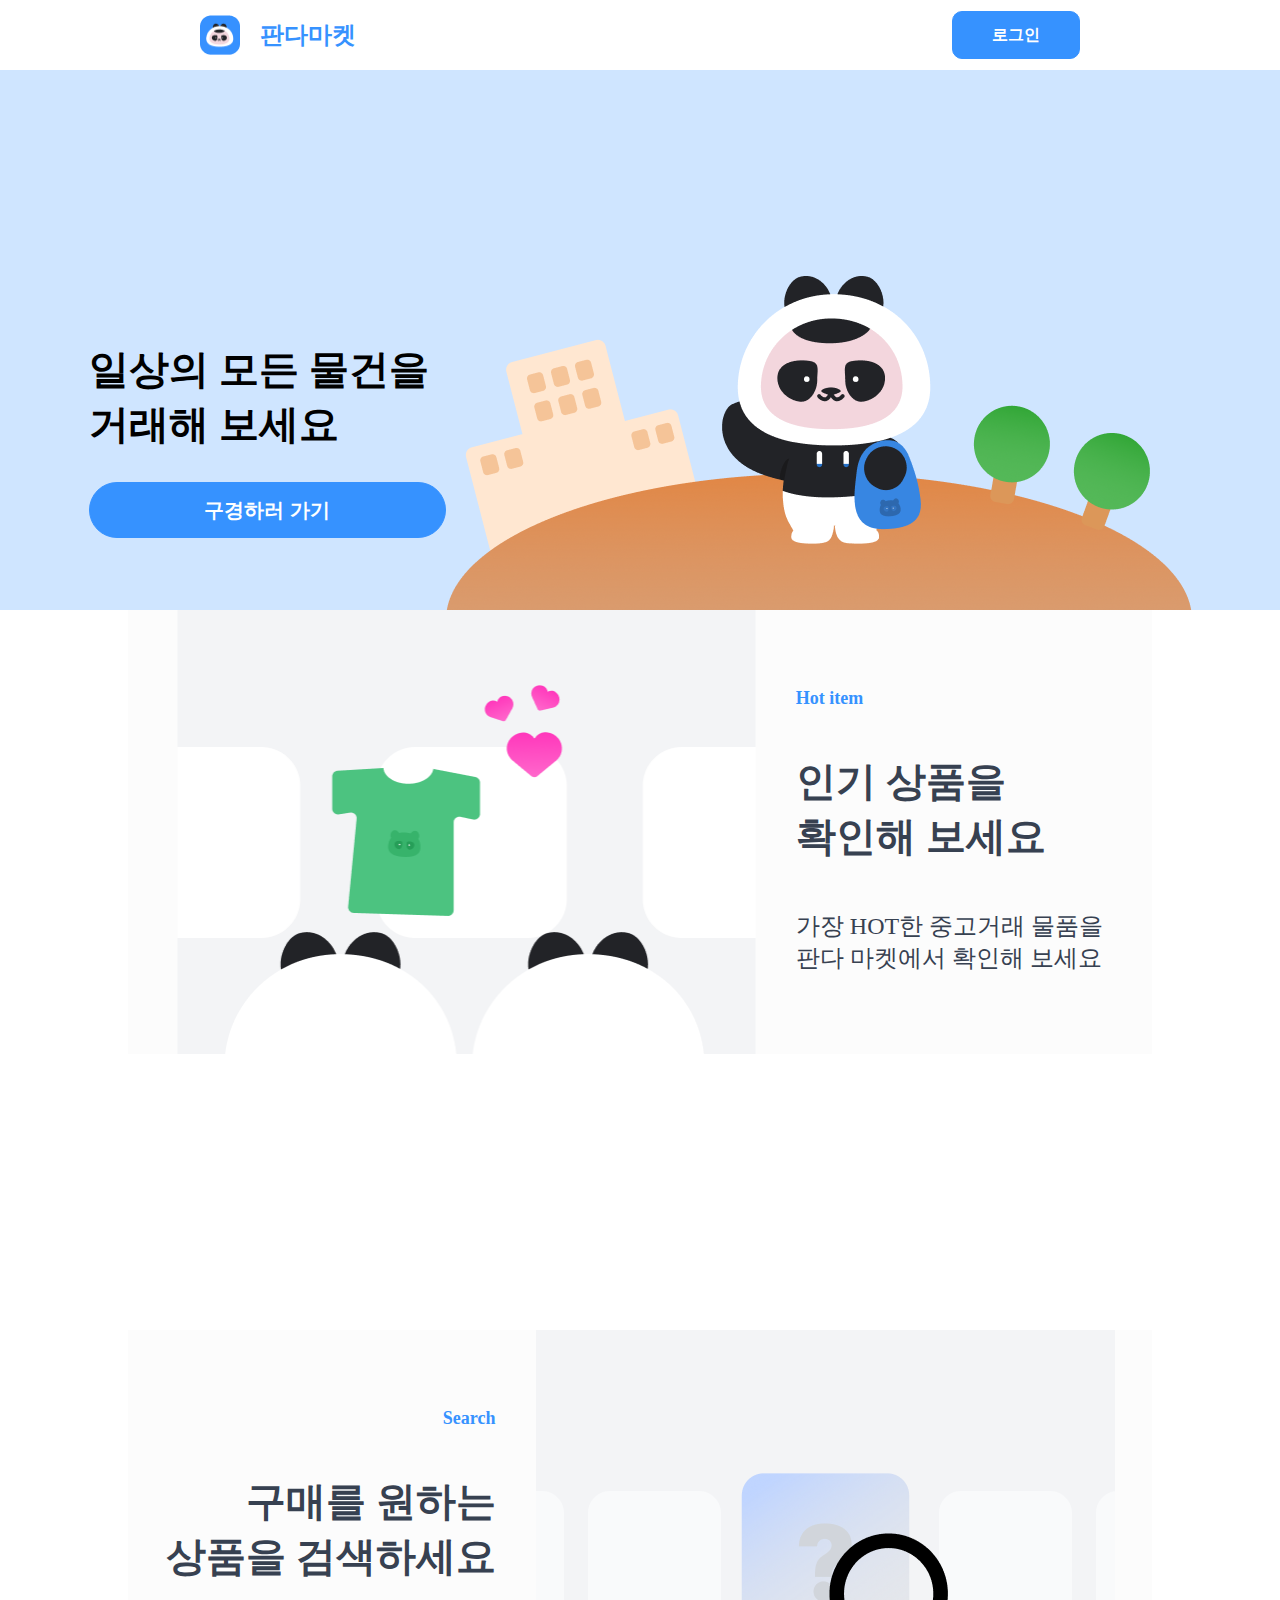
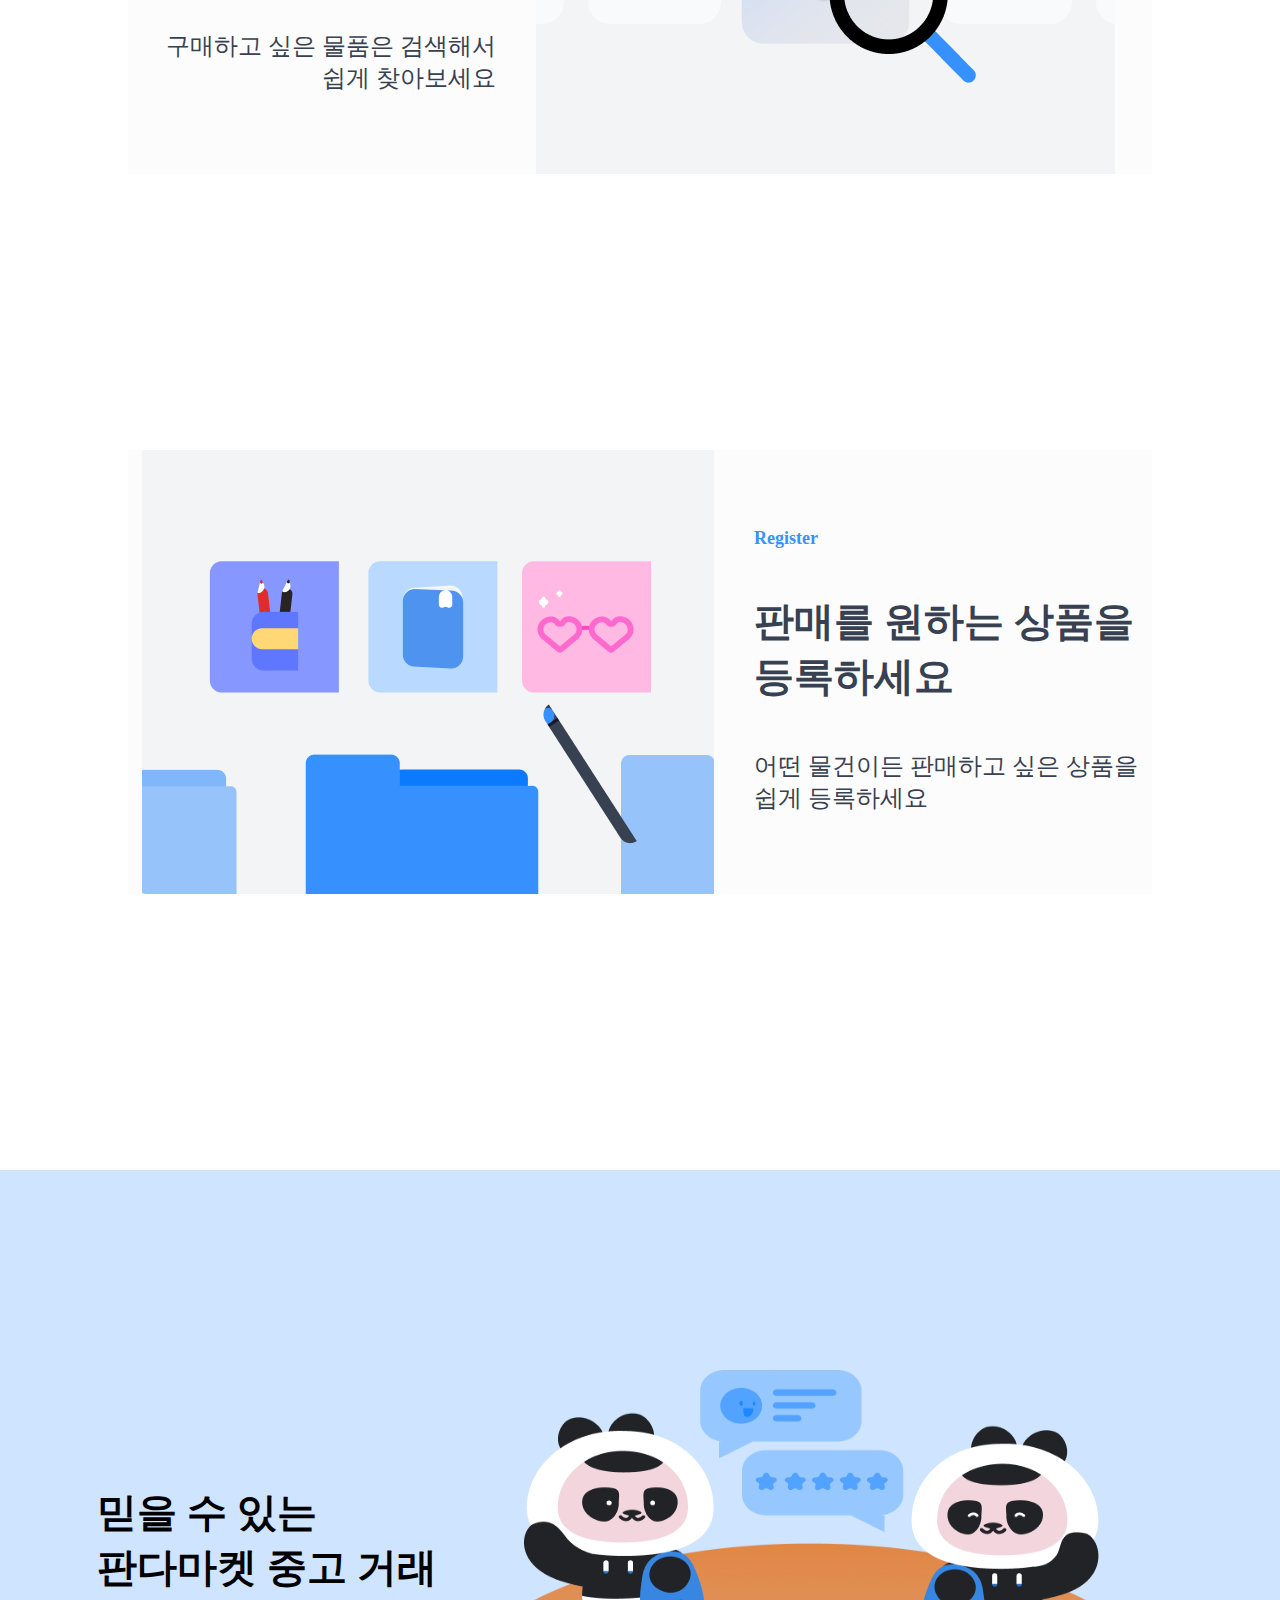
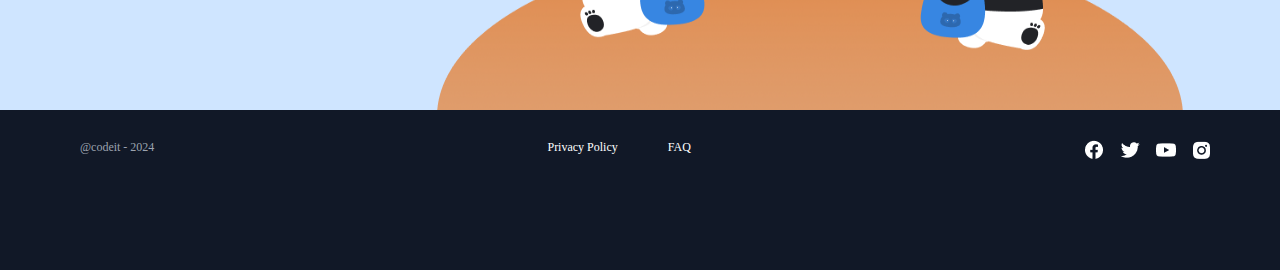
<file: index.html>
<!DOCTYPE html>
<html lang="ko">
<head>
  <meta charset="UTF-8">
  <title>판다 마켓</title>
  <link rel="stylesheet" href="style.css">
</head>
<body>
  <header>
    <div class="head_line">
      <div class="head_box">
        <img class="logo_icon" src="판다 얼굴.png" alt="판다얼굴">
        <a id="pandamarket" href="/">판다마켓</a>
      </div>
      <button class="login" onclick="location.href='/logins'">로그인</button>
    </div>
  </header>
  <main>
    <div class="banner_background">
      <div class="banner">
        <div class="in_banner">
          <div class="banner_left">
            <span class="banner_text">
              일상의 모든 물건을<br>
              거래해 보세요
            </span>
            <button class="move_page" onclick="location.href='/items'">구경하러 가기</button>
          </div>
          <img class="banner_img" src="Img_home_top.png" alt="상단배너">
        </div>
      </div>
    </div>
    <div class="main_page">
      <div class="page">
        <img class="page_image" src="Frame 2608833.png" alt="이미지1">
        <div class="page_text">
          <h3>
            Hot item
          </h3>
          <h1>
            인기 상품을<br>
            확인해 보세요
          </h1>
          <h2>
            가장 HOT한 중고거래 물품을<br>
            판다 마켓에서 확인해 보세요
          </h2>
        </div>
      </div>
    </div>
    <div class="main_page">
      <div class="page">
        <div class="page_text" id="search">
          <h3>
            Search
          </h3>
          <h1>
            구매를 원하는<br>
            상품을 검색하세요
          </h1>
          <h2>
            구매하고 싶은 물품은 검색해서<br>
            쉽게 찾아보세요
          </h2>
        </div>
        <img class="page_image" src="Img_home_02.png" alt="이미지2">
      </div>
    </div>
    <div class="main_page">
      <div class="page">
        <img class="page_image" src="Img_home_03.png" alt="이미지3">
        <div class="page_text">
          <h3>
            Register
          </h3>
          <h1>
            판매를 원하는 상품을<br>
            등록하세요
          </h1>
          <h2>
            어떤 물건이든 판매하고 싶은 상품을<br>
            쉽게 등록하세요
          </h2>
        </div>
      </div>
    </div>
    <div class="banner_background">
      <div class="banner">
        <div class="in_banner">
          <span class="banner_text">
            믿을 수 있는<br>
            판다마켓 중고 거래
          </span>
          <img class="banner_img" src="Img_home_bottom.png" alt="하단배너">
      </div>
      </div>
    </div>
  </main>
  <footer>
    <div class="foot_text">
      <div class="foot_info">
        <span class="foot_word">@codeit - 2024</span>
        <div class="foot_info_link">
          <a class="foot_word_link" href="/Privacy">Privacy Policy</a>
          <a class="foot_word_link" href="/FAQ">FAQ</a>
        </div>
        <div class="icon_img">
          <a href="https://www.facebook.com" target="_blank">
            <img class="icon" src="ic_facebook.png" alt="페이스북">
          </a>
          <a href="https://www.x.com" target="_blank">
            <img class="icon" src="ic_twitter.png" alt="x">
          </a>
          <a href="https://www.youtube.com" target="_blank">
            <img class="icon" src="ic_youtube.png" alt="유튜브">
          </a>
          <a href="https://www.instagram.com" target="_blank">
            <img class="icon" src="ic_instagram.png" alt="인스타그램">
          </a>
        </div>
      </div>
    </div>
  </footer>
</body>
</html>
</file>
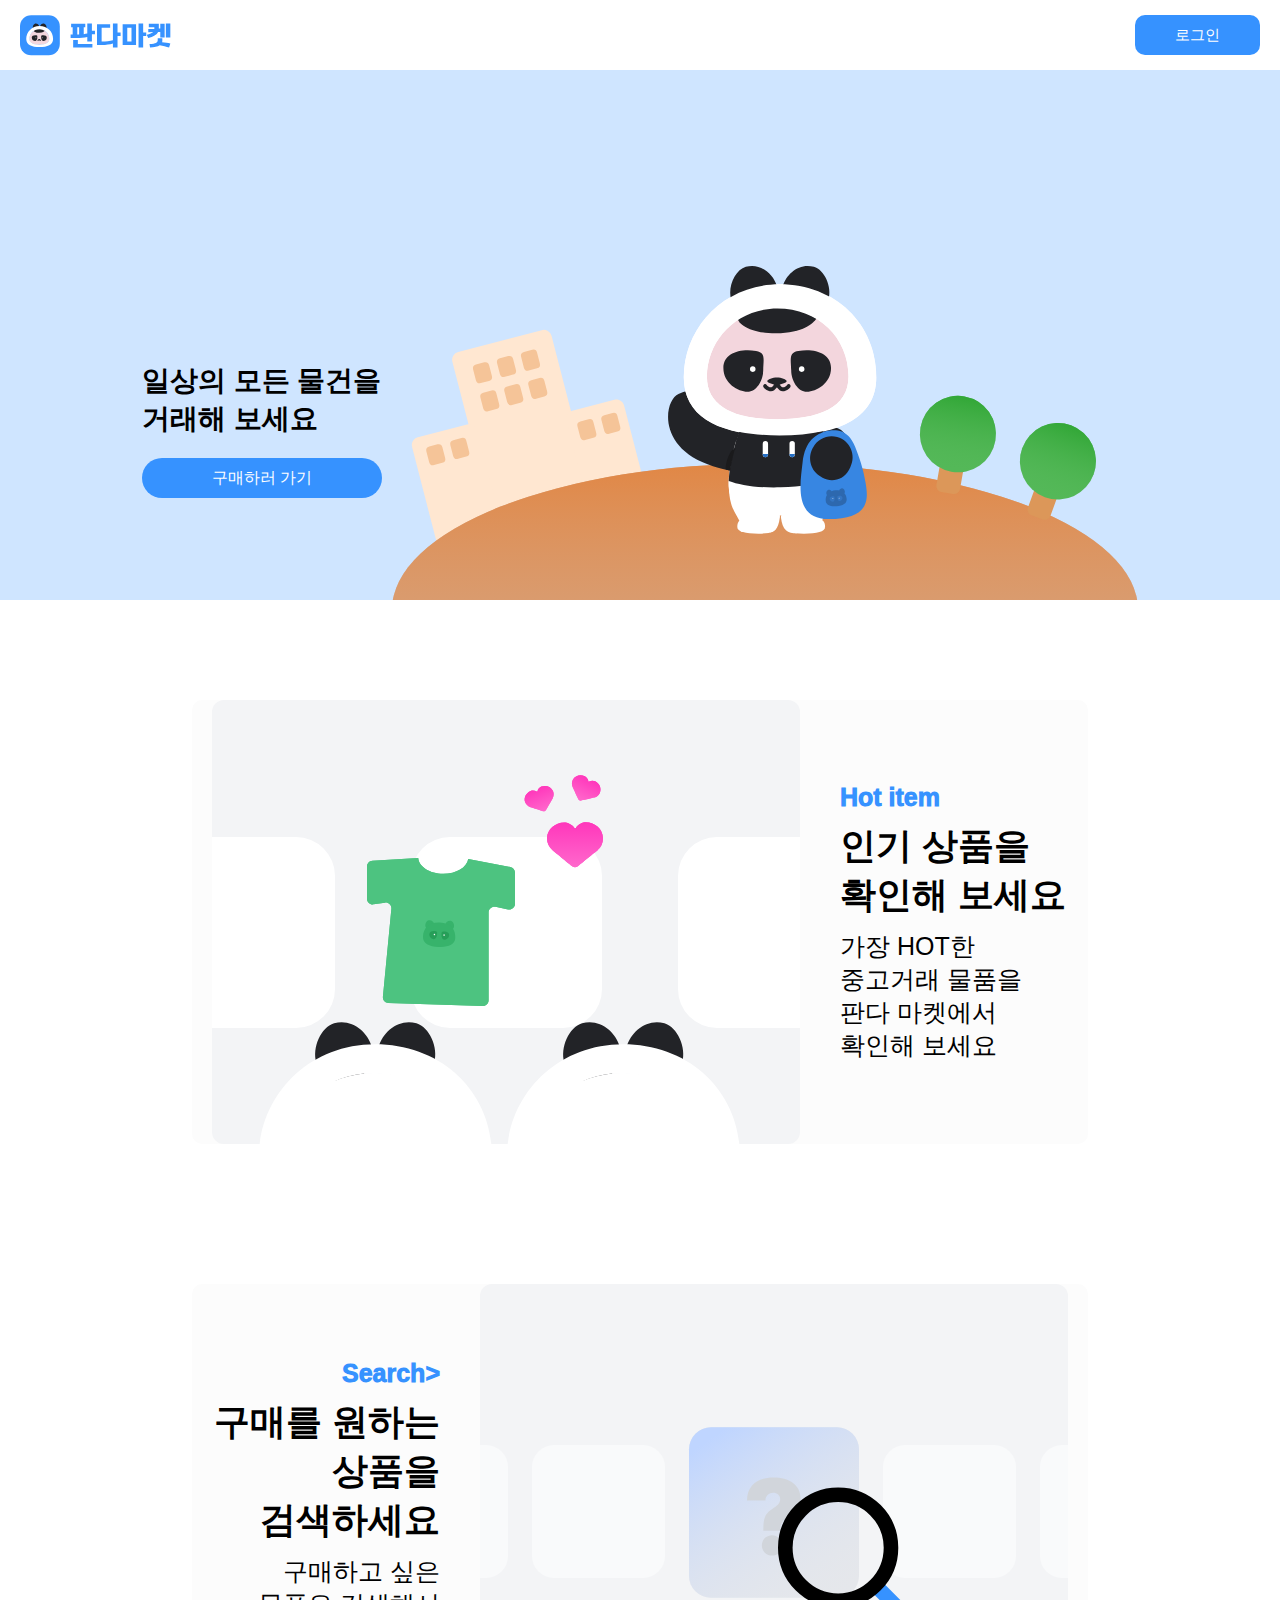
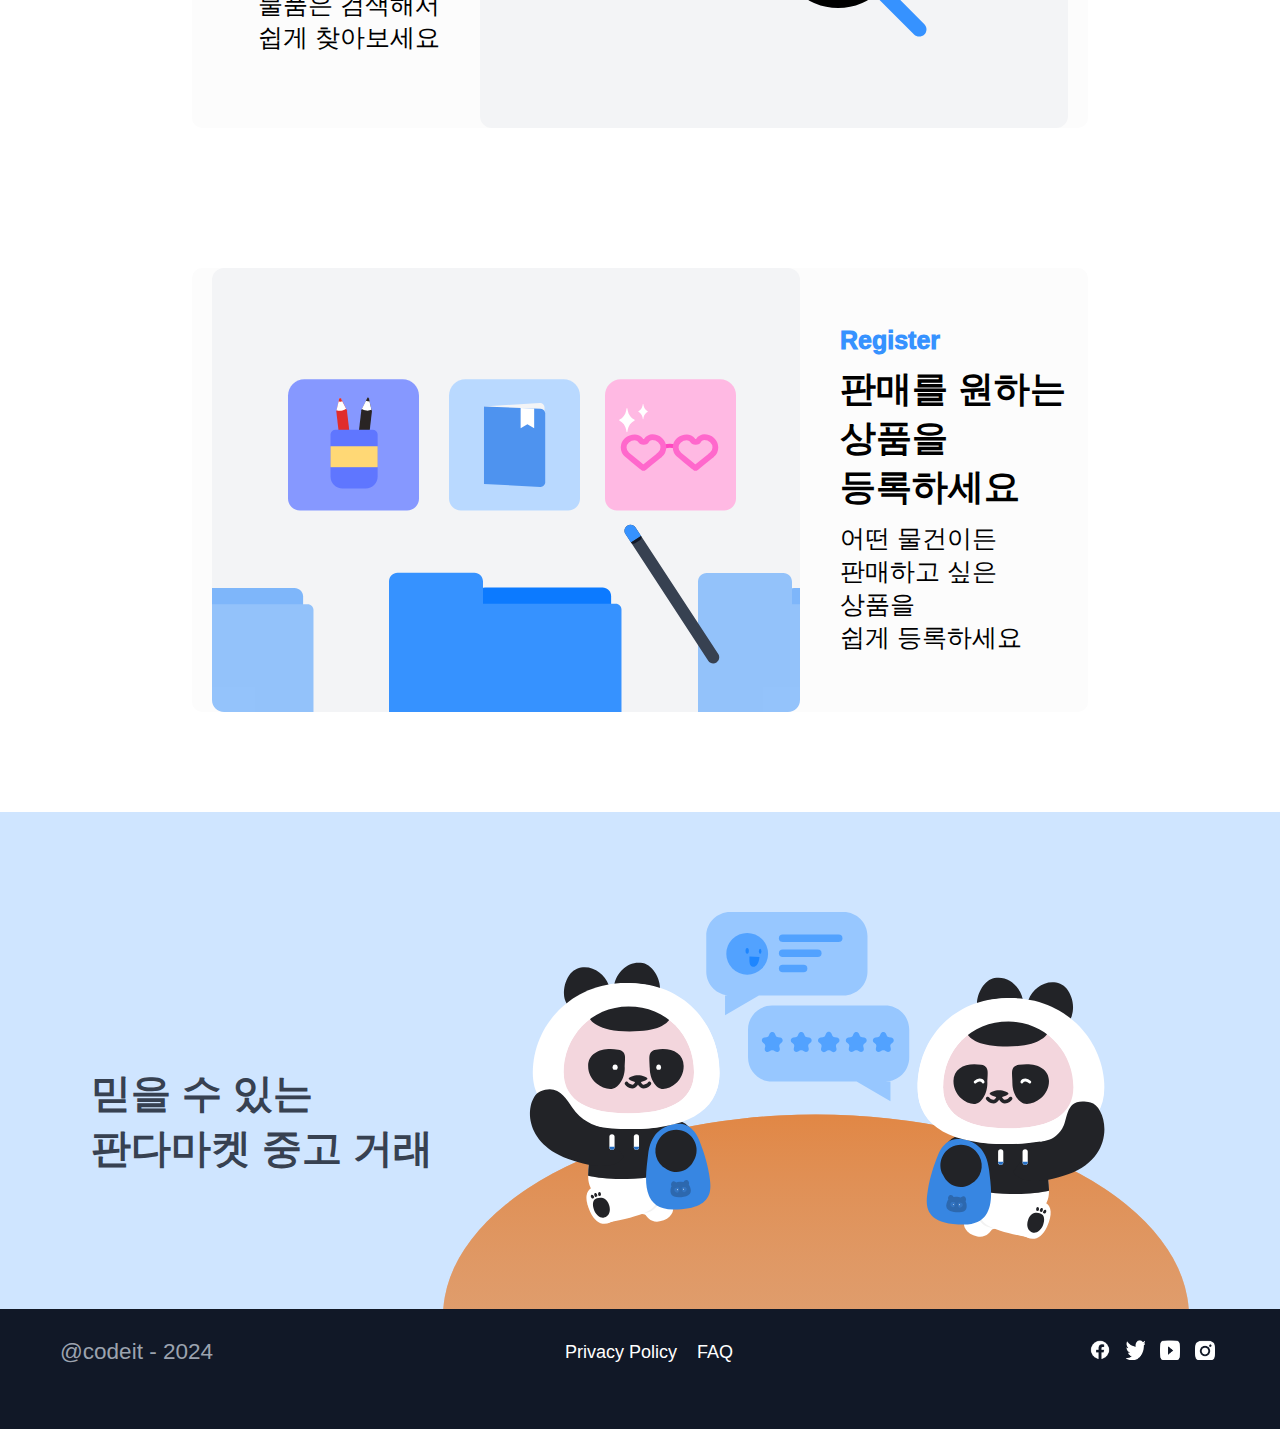
<file: panda_home.html>
<!DOCTYPE html>
<html lang="ko">
<head>
    <meta charset="UTF-8">
    <meta name="viewport" content="width=device-width, initial-scale=1.0">
    <link rel="icon" href="images/logo_panda.svg" type="image/svg+xml">
    <link rel="stylesheet" href="palette.css">
    <link rel="stylesheet" href="reset.css">
    <link rel="stylesheet" href="global.css">
    <link rel="stylesheet" href="panda_home.css">
    <title>판다마켓</title>
</head>
<body>
    <!-- <div class="container"> -->
    <header class="nav">
        <div class="logo">
            <a class="logo_link" href="panda_home.html">
                <img id="logo_panda" src="images/logo_panda.svg" alt="판다로고">
                <img id="logo_pandamarket" src="images/logo_pandamarket.svg" alt="판다마켓">
            </a>
        </div>
        <a href="panda_login.html" class="btn_login">로그인</a>
    </header>
    <!-- </div> -->
    <section class="home_section">
        <div class="container home_layout">
            <div class="home_text">
                <h1>일상의 모든 물건을<br>거래해 보세요</h1>
                <a href="/items" class="btn_buy">구매하러 가기</a>
            </div>
            <div class="home_img">
                <img src="images/home_top.svg" alt="구매하러가기판다">
            </div>
        </div>
    </section>
    <section class="about_section">
        <div class="about_card">
            <img src="images/about1.svg" alt="설명1">
            <div class="about1">
                <p class="label">Hot item</p>
                <h1>인기 상품을<br>확인해 보세요</h1>
                <p>가장 HOT한 중고거래 물품을<br>판다 마켓에서 확인해 보세요</p>
            </div>
        </div>
        <div class="about_card">
            <div class="about2">
                <p class="label">Search></p>
                <h1>구매를 원하는<br>상품을 검색하세요</h1>
                <p>구매하고 싶은 물품은 검색해서<br>쉽게 찾아보세요</p>
            </div>
            <img src="images/about2.svg" alt="설명2">
        </div>
        <div class="about_card">
            <img src="images/about3.svg" alt="설명3">
            <div class="about1">
                <p class="label">Register</p>
                <h1>판매를 원하는<br>상품을 등록하세요</h1>
                <p>어떤 물건이든 판매하고 싶은 상품을<br>쉽게 등록하세요</p>
            </div>
        </div>
    </section>
    <article>
        <h1>믿을 수 있는<br>판다마켓 중고 거래</h1>
        <div class="panda_chat">
            <img src="images/article_chat.svg" alt="판다채팅">
        </div>
    </article>
    
    <footer class="home_footer">
        <div class="home_footer_center">
        <p class="date">@codeit - 2024</p>
        <div class="footer_center">
            <a href="/privacy">Privacy Policy</a>
            <a href="/faq">FAQ</a>
        </div>
        <div class="footer_sns">
            <a href="https://www.facebook.com/" target="_blank">
                <img class="sns" src="images/ic_facebook.png" alt="facebook">
            </a>
            <a href="https://x.com/" target="_blank">
                <img class="sns" src="images/ic_X.png" alt="X">
            </a>
            <a href="https://www.youtube.com/" target="_blank">
                <img class="sns" src="images/ic_youtube.png" alt="youtube">
            </a>
            <a href="https://www.instagram.com/" target="_blank">
                <img class="sns" src="images/ic_instagram.png" alt="instagram">
            </a>
        </div>
        </div>
    </footer>
</body>
</html>
</file>
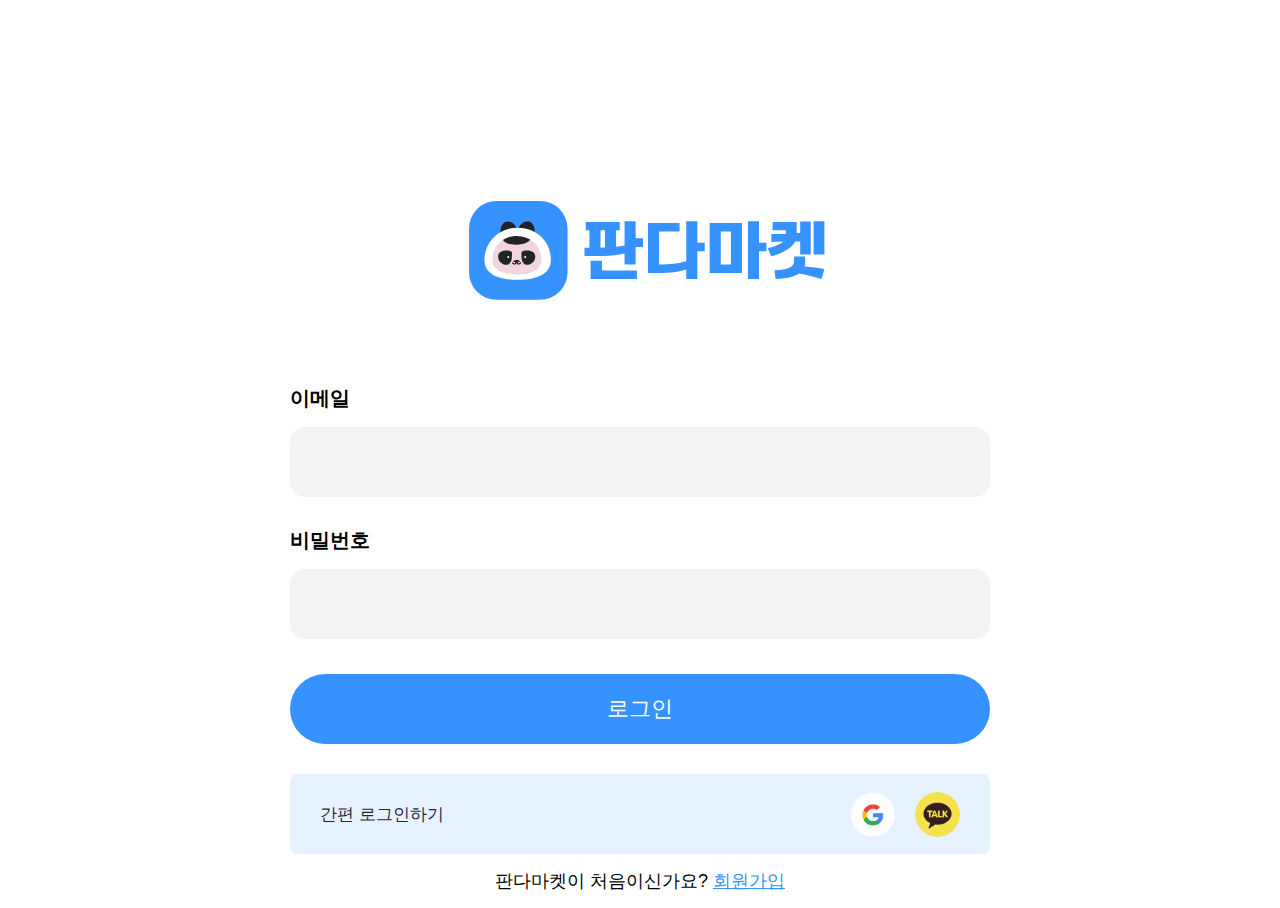
<file: panda_login.html>
<!DOCTYPE html>
<html lang="ko">
<head>
    <meta charset="UTF-8">
    <meta name="viewport" content="width=device-width, initial-scale=1.0">
    <link rel="icon" href="images/logo_panda.svg" type="image/svg+xml">
    <link rel="stylesheet" href="palette.css">
    <link rel="stylesheet" href="reset.css">
    <link rel="stylesheet" href="global.css">
    <link rel="stylesheet" href="panda_login.css">
    <title>로그인</title>
</head>
<body>
    <div class="container pandalogin">
        <header class="logo">
            <a class="logo_link" href="panda_home.html">
                <img class="logo_login" src="images/logo_panda.svg" alt="판다로고">
                <img class="logoM_login" src="images/logo_pandamarket.svg" alt="판다마켓">
            </a>
        </header>
        <section class="login_input">
            <form class="login">
                <label for="username">이메일</label>
                <input id="username" name="username" type="email" required>
                <!-- required 비어 있을 경우 브라우저에서 기본적인 유효성 검사를 해줌 -->
                
                <label for="password">비밀번호</label>
                <input id="password" name="password" type="password" required>
                <!-- <img id="ic_eye" src="images/eyes.png" class="icon_eyes" alt="비밀번호 보기"> -->
                <!-- <img id="ic_eye" src="images/eyes_close.png" class="icon_closeeyes" alt="비밀번호 닫기"> -->
                <button type="submit">로그인</button>
            </form>
            <div class="social_login">
                <span>간편 로그인하기</span>
                <div class="sns_login">
                    <a href="https://www.google.com/">
                        <img class="google" src="images/google_icon.png" alt="구글 아이콘">
                    </a>
                    <a href="https://www.kakaocorp.com/page/">
                        <img class="kakao" src="images/kakao_icon.png" alt="카카오 아이콘">
                    </a>
                </div>
            </div>
        </section>
        <footer>
            <span class="footer_span">판다마켓이 처음이신가요? </span>
            <a class="signup" href="panda_signup.html"> 회원가입</a>
        </footer>
    </div>
</body>
</html>
</file>
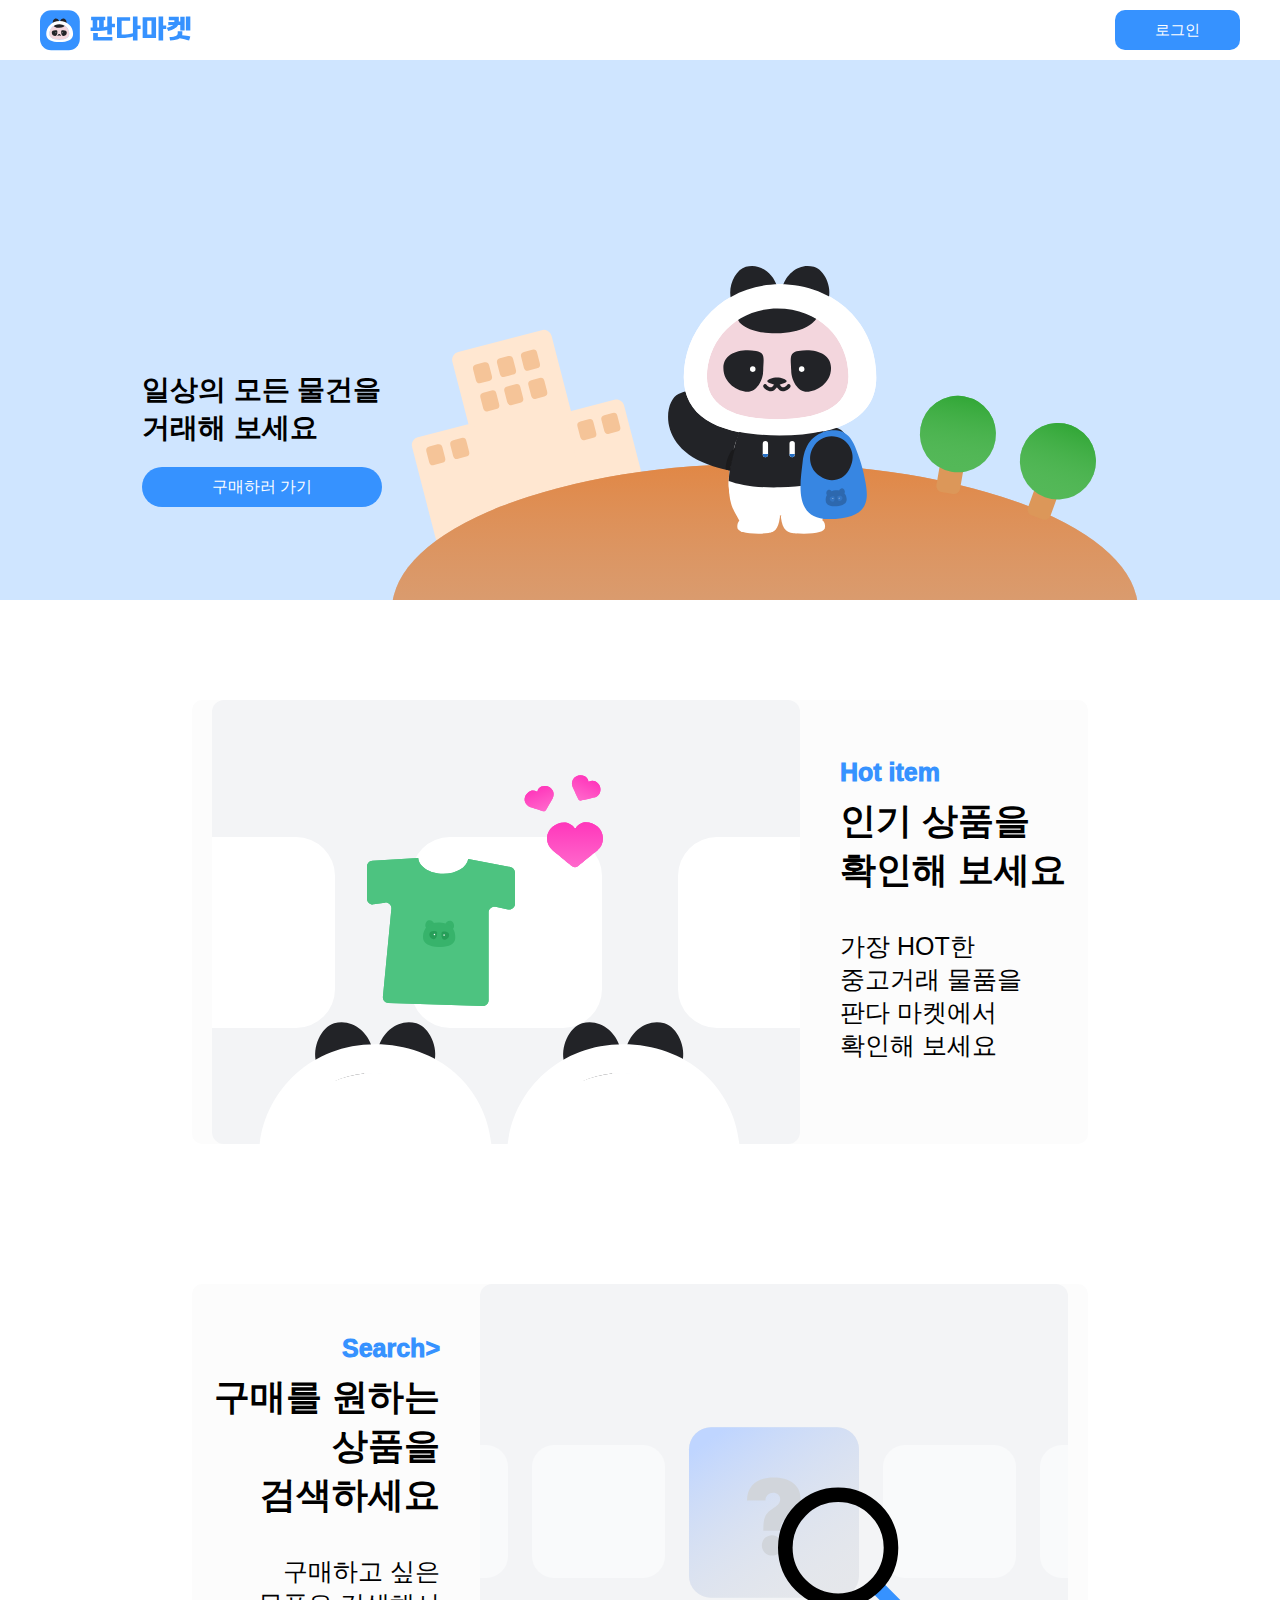
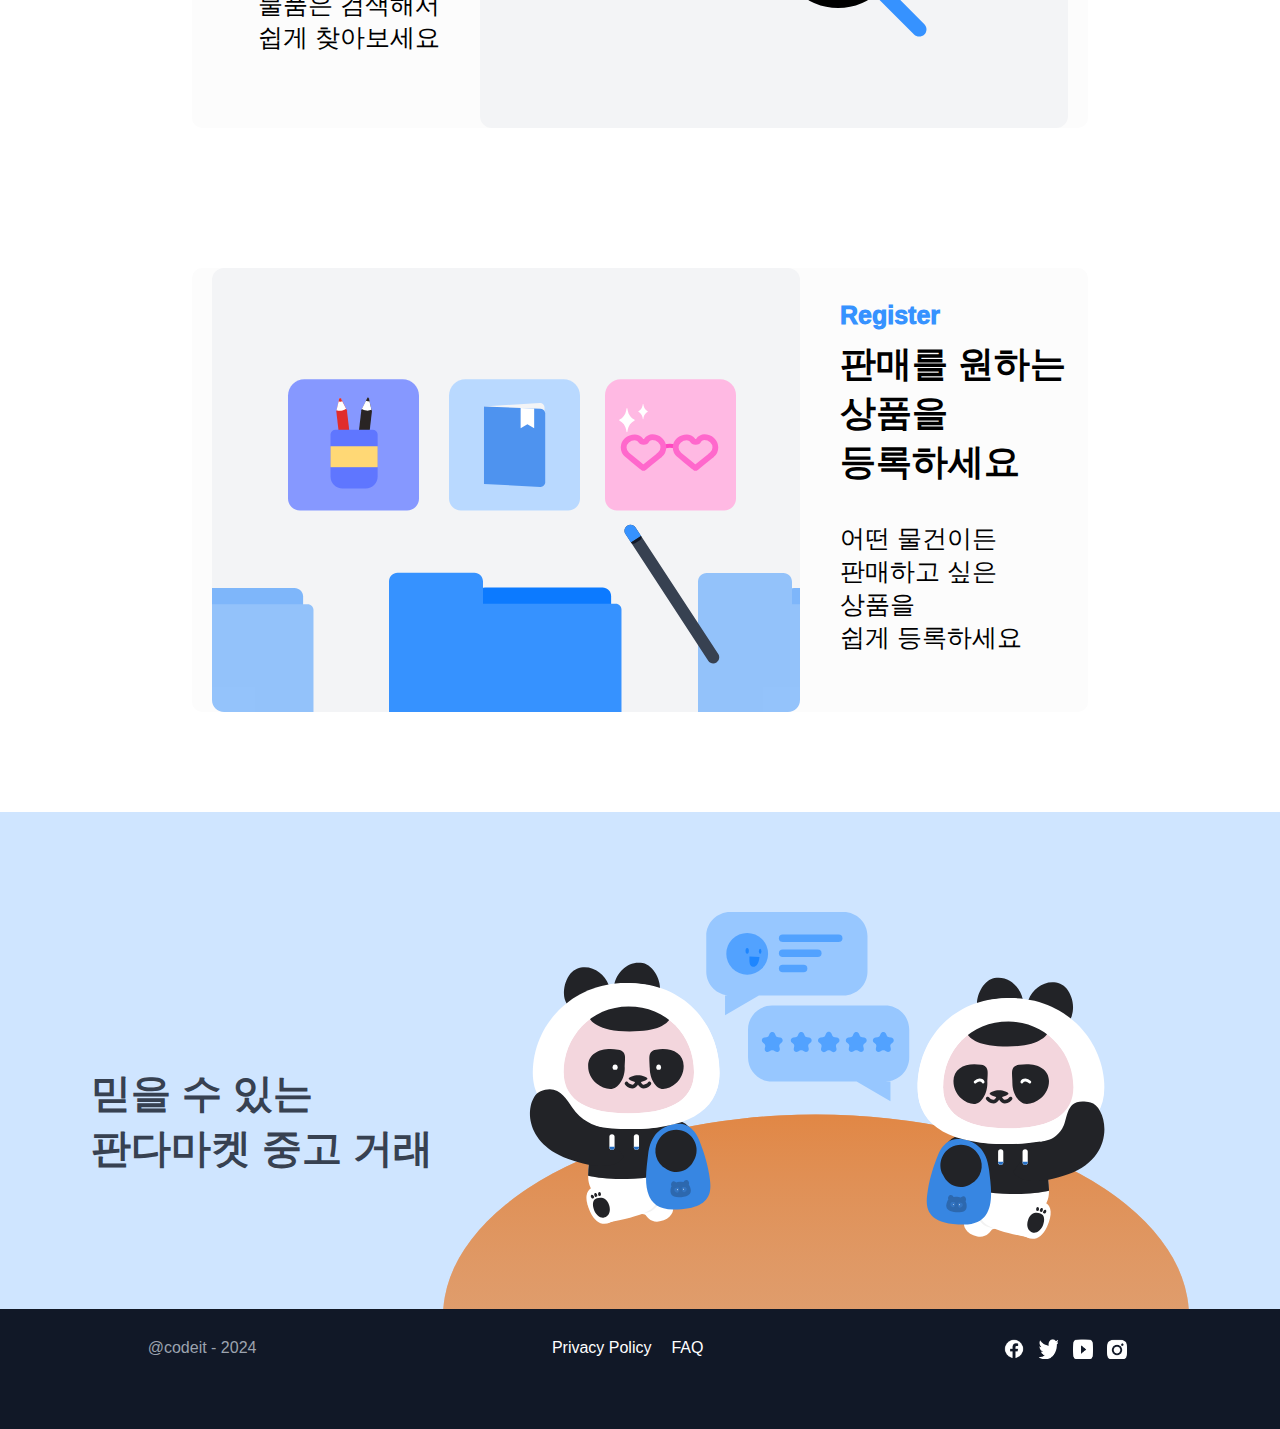
<file: panda_market.html>
<!DOCTYPE html>
<html lang="en">
<head>
    <meta charset="UTF-8">
    <meta name="viewport" content="width=device-width, initial-scale=1.0">
    <link rel="stylesheet" href="panda_market.css">
    <title>판다마켓</title>
    <link rel="icon" href="images/logo_panda.svg" type="image/svg+xml">
</head>
<body>
    <div class="container">
    <header class="nav">
        <div class="logo">
            <img id="logo_panda" src="images/logo_panda.svg" alt="판다로고">
            <a href="/">
                <img id="logo_pandamarket" src="images/logo_pandamarket.svg" alt="판다마켓">
            </a>
        </div>
        <button class="btn_login">
            <a href="/login">로그인</a>
        </button>
    </header>
    </div>
    <section class="home_section">
        <div class="container home_layout">
            <div class="home_text">
                <h1>일상의 모든 물건을<br>거래해 보세요</h1>
                <button class="btn_buy">
                    <a href="/items">구매하러 가기</a>
                </button>
            </div>
            <div class="home_img">
                <img src="images/home_top.svg" alt="구매하러가기판다">
            </div>
        </div>
    </section>
    <section class="about_section">
        <div class="about_card">
            <img src="images/about1.svg" alt="설명1">
            <div class="about1">
                <p class="label">Hot item</p>
                <h1>인기 상품을<br>확인해 보세요</h1>
                <p>가장 HOT한 중고거래 물품을<br>판다 마켓에서 확인해 보세요</p>
            </div>
        </div>
        <div class="about_card">
            <div class="about2">
                <p class="label">Search></p>
                <h1>구매를 원하는<br>상품을 검색하세요</h1>
                <p>구매하고 싶은 물품은 검색해서<br>쉽게 찾아보세요</p>
            </div>
            <img src="images/about2.svg" alt="설명2">
        </div>
        <div class="about_card">
            <img src="images/about3.svg" alt="설명3">
            <div class="about1">
                <p class="label">Register</p>
                <h1>판매를 원하는<br>상품을 등록하세요</h1>
                <p>어떤 물건이든 판매하고 싶은 상품을<br>쉽게 등록하세요</p>
            </div>
        </div>
    </section>
    <article>
        <h1>믿을 수 있는<br>판다마켓 중고 거래</h1>
        <div class="panda_chat">
            <img src="images/article_chat.svg" alt="판다채팅">
        </div>
    </article>
    <footer class="home_footer">
        <p class="date">@codeit - 2024</p>
        <div class="footer_center">
            <a href="/privacy">Privacy Policy</a>
            <a href="/faq">FAQ</a>
        </div>
        <div class="footer_sns">
            <a href="https://www.facebook.com/" target="_blank">
                <img class="sns" src="images/ic_facebook.png" alt="facebook">
            </a>
            <a href="https://x.com/" target="_blank">
                <img class="sns" src="images/ic_X.png" alt="X">
            </a>
            <a href="https://www.youtube.com/" target="_blank">
                <img class="sns" src="images/ic_youtube.png" alt="youtube">
            </a>
            <a href="https://www.instagram.com/" target="_blank">
                <img class="sns" src="images/ic_instagram.png" alt="instagram">
            </a>
        </div>
    </footer>
</body>
</html>
</file>
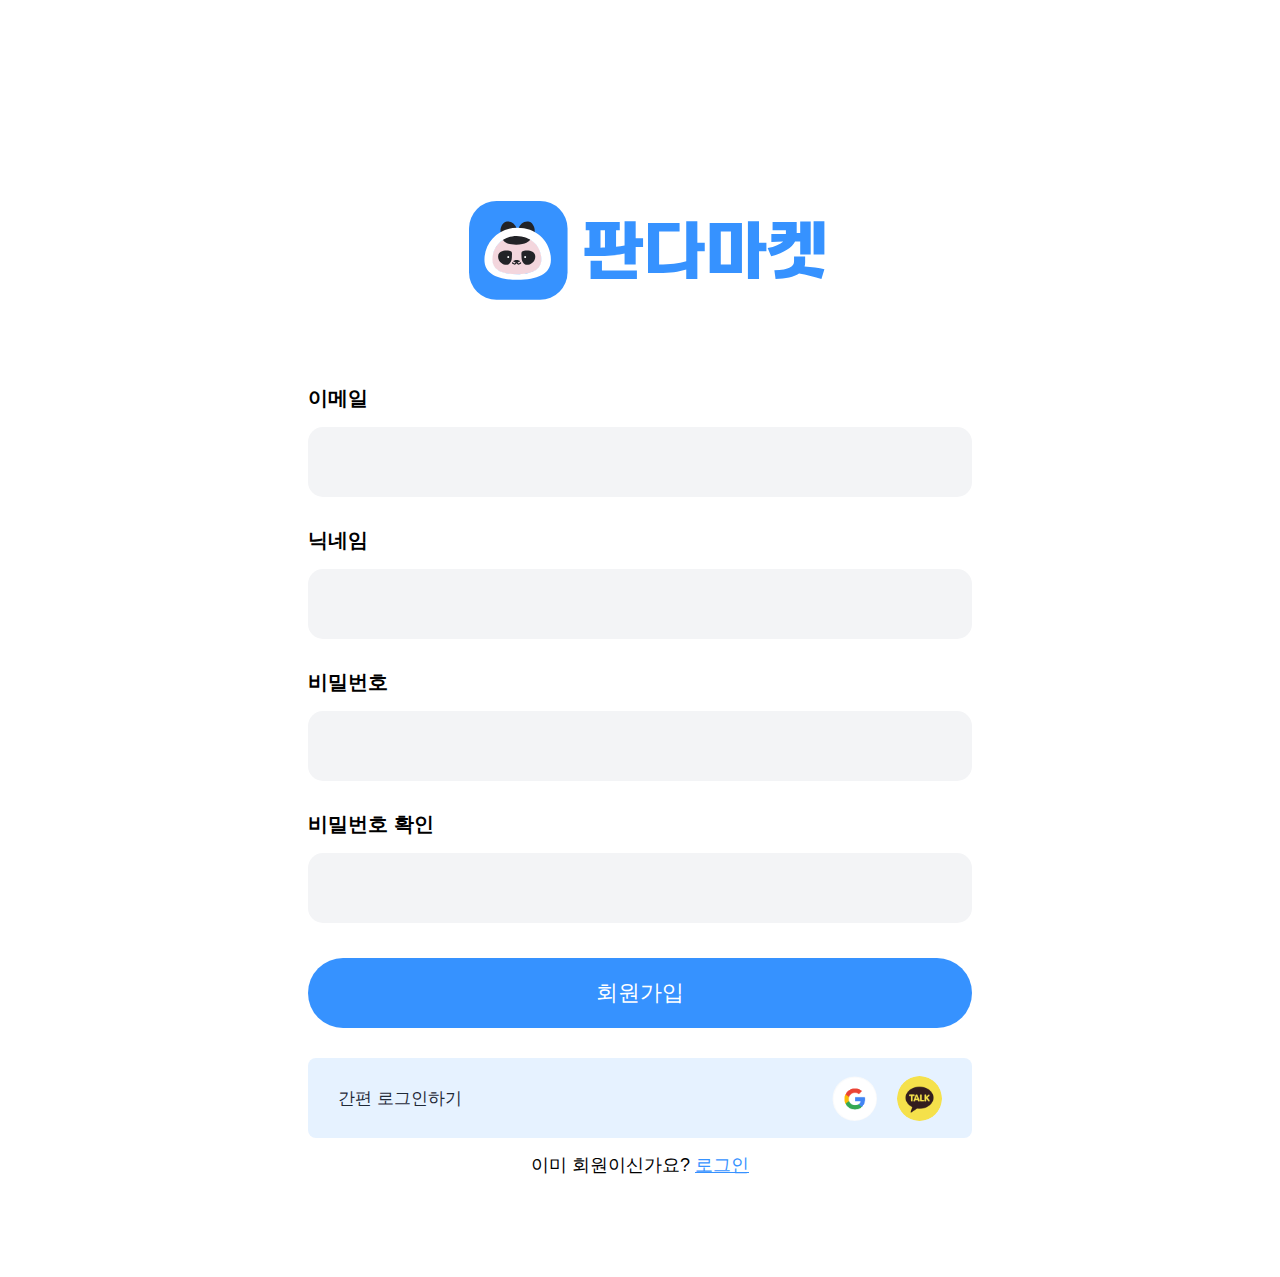
<file: panda_signup.html>
<!DOCTYPE html>
<html lang="ko">
<head>
    <meta charset="UTF-8">
    <meta name="viewport" content="width=device-width, initial-scale=1.0">
    <link rel="icon" href="images/logo_panda.svg" type="image/svg+xml">
    <link rel="stylesheet" href="palette.css">
    <link rel="stylesheet" href="reset.css">
    <link rel="stylesheet" href="global.css">
    <link rel="stylesheet" href="panda_signup.css">
    <title>로그인</title>
</head>
<body>
    <div class="container pandalogin">
        <header class="logo">
            <a class="logo_link" href="panda_home.html">
                <img class="logo_login" src="images/logo_panda.svg" alt="판다로고">
                <img class="logoM_login" src="images/logo_pandamarket.svg" alt="판다마켓">
            </a>
        </header>
        <section class="login_input">
            <form class="login">
                <label for="username">이메일</label>
                <input id="username" name="username" type="email" required>
                <!-- required 비어 있을 경우 브라우저에서 기본적인 유효성 검사를 해줌 -->

                <label for="nickname">닉네임</label>
                <input id="nickname" name="nickname" type="">
                
                <label for="password">비밀번호</label>
                <input id="password" name="password" type="password" required>

                <label for="confirm_password">비밀번호 확인</label>
                <input id="confirm_password" name="confirm_password" type="password" required>
                
                <button type="submit">회원가입</button>
            </form>
            <div class="social_login">
                <span>간편 로그인하기</span>
                <div class="sns_login">
                    <a href="/google">
                        <img class="google" src="images/google_icon.png" alt="구글 아이콘">
                    </a>
                    <a href="/kakao">
                        <img class="kakao" src="images/kakao_icon.png" alt="카카오 아이콘">
                    </a>
                </div>
            </div>
        </section>
        <footer>
            <span class="footer_span">이미 회원이신가요? </span>
            <a class="signup" href="panda_login.html"> 로그인</a>
        </footer>
    </div>
</body>
</html>
</file>
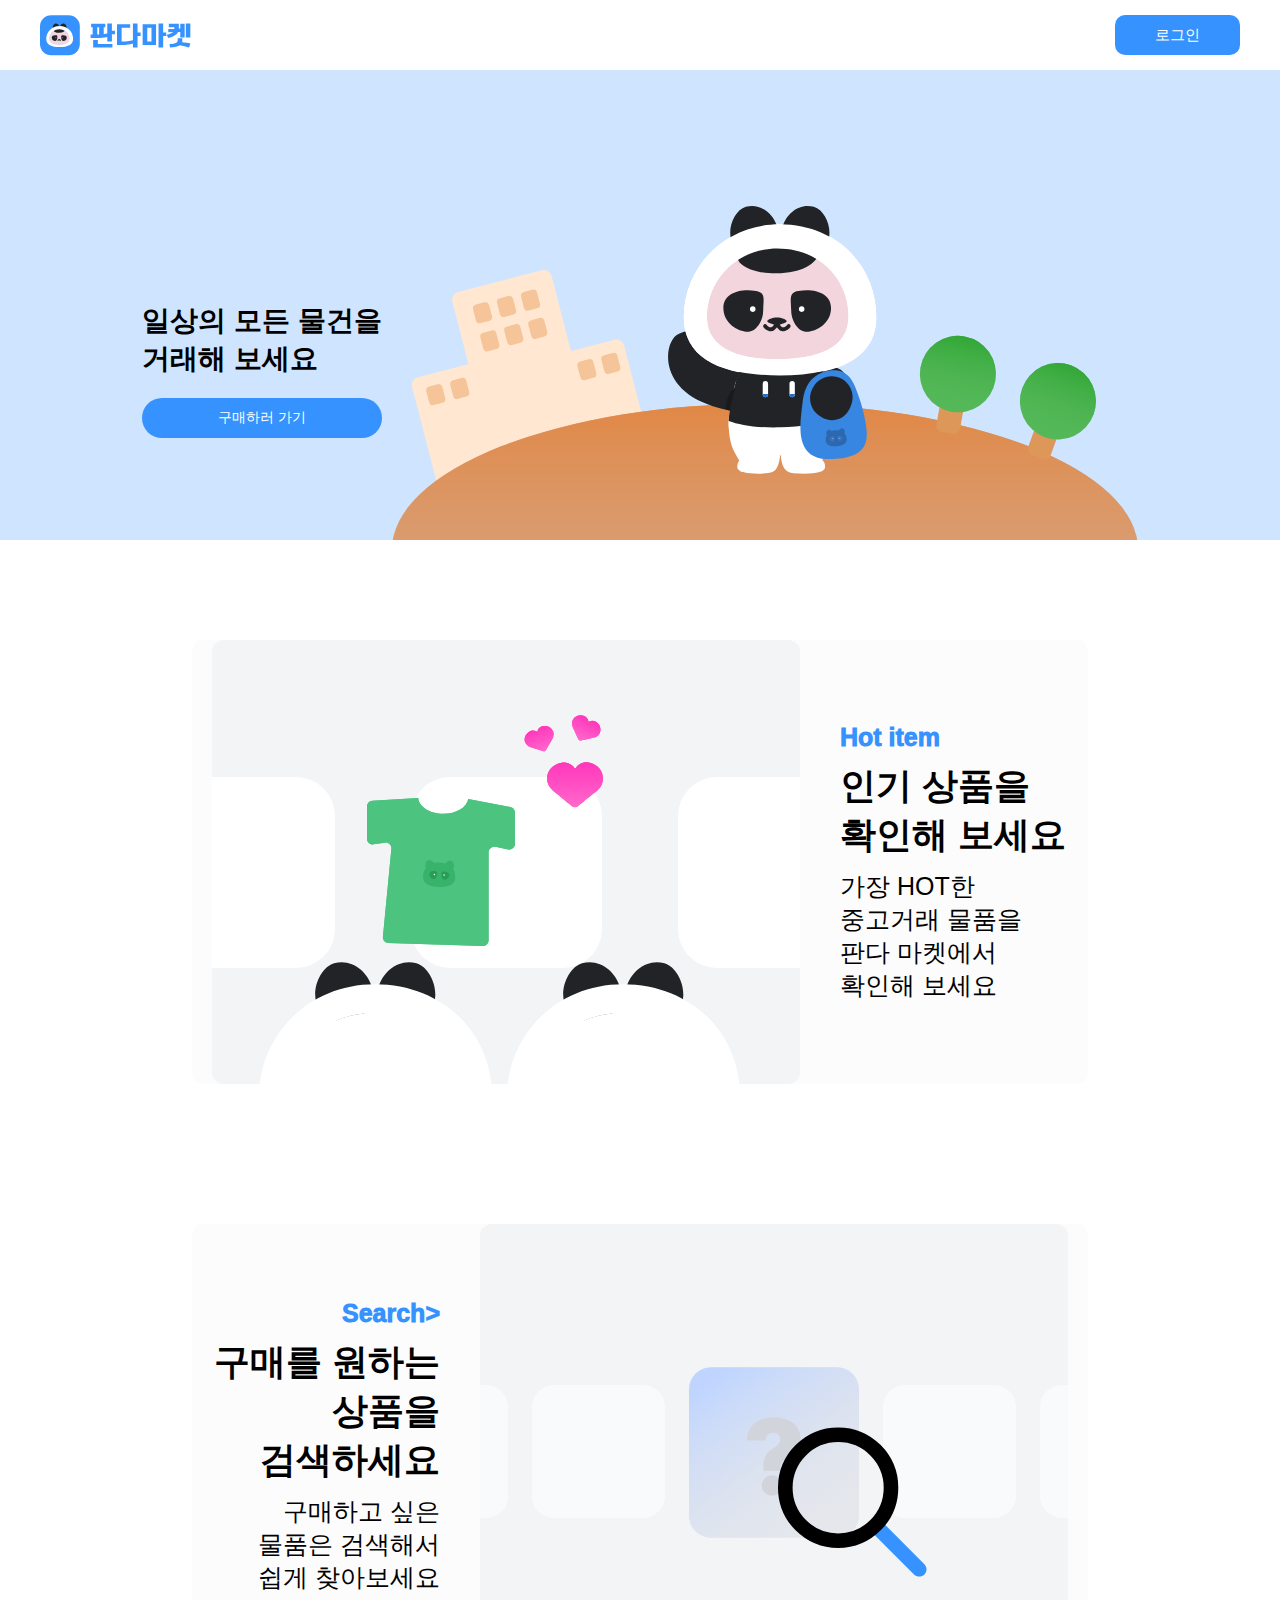
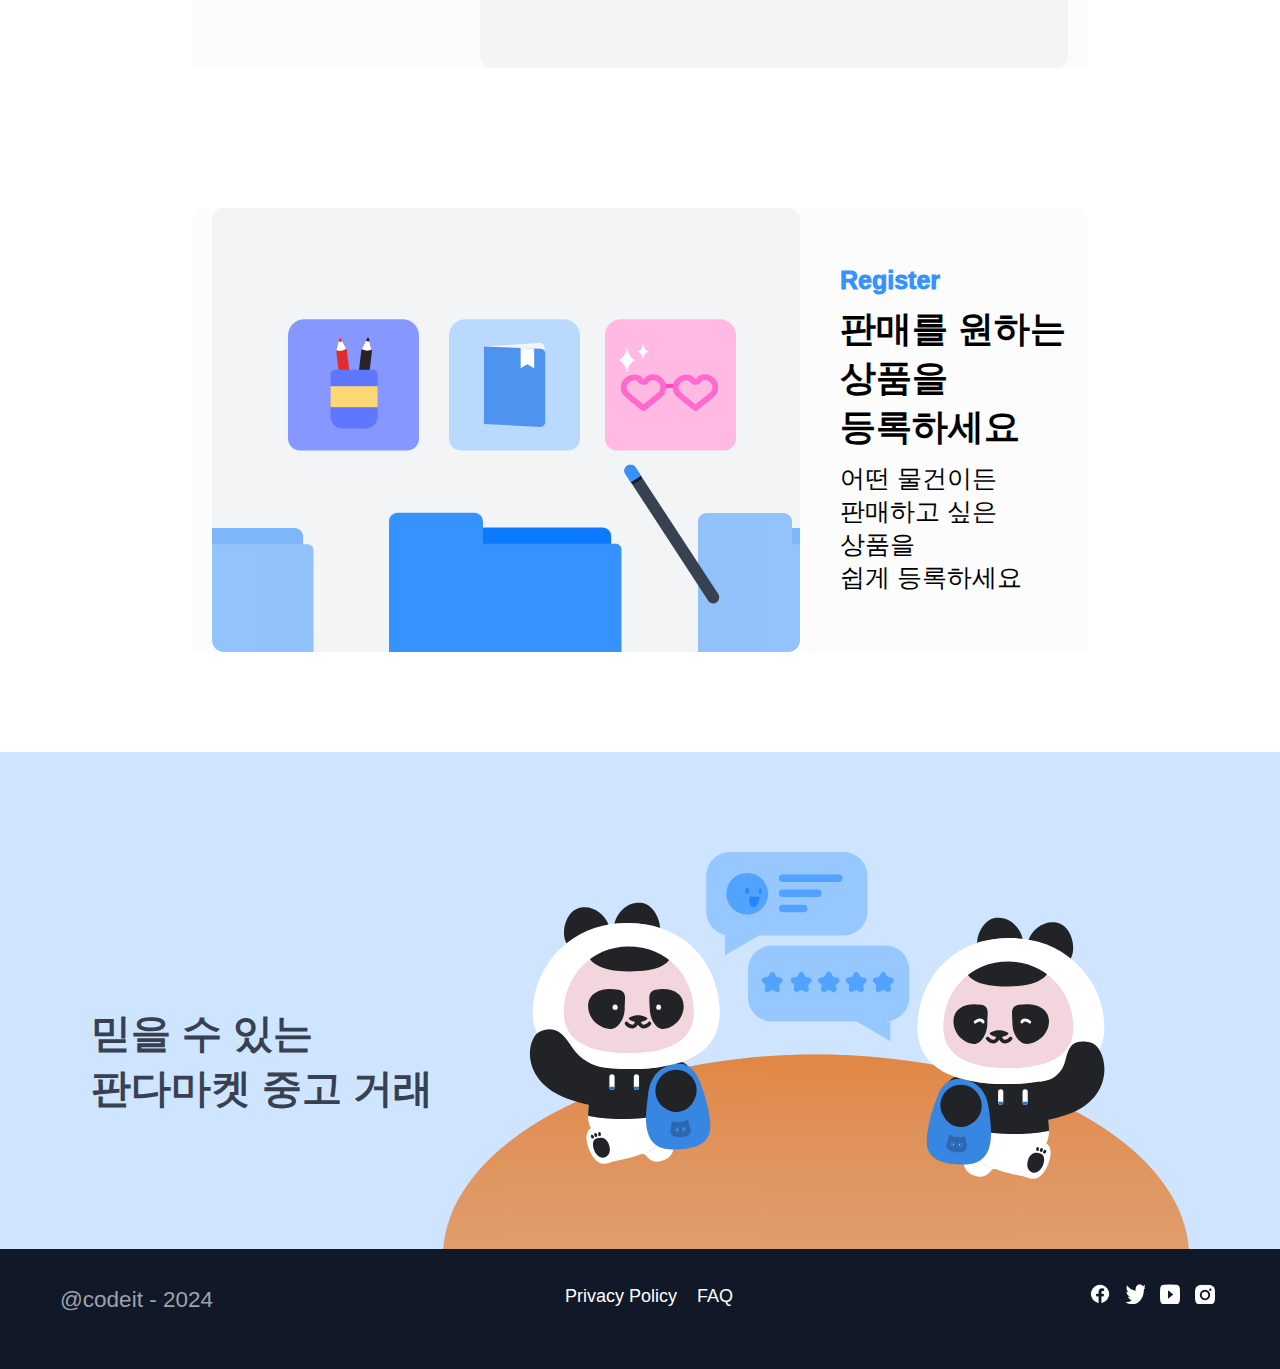
<file: HTML/panda_home.html>
<!DOCTYPE html>
<html lang="ko">
<head>
    <meta charset="UTF-8">
    <meta name="viewport" content="width=device-width, initial-scale=1.0">
    <link rel="icon" href="../images/logo_panda.svg" type="image/svg+xml">
    <link rel="stylesheet" href="../CSS/reset.css"> <!-- 가장 먼저 -->
    <link rel="stylesheet" href="../CSS/global.css"> <!-- 다음 -->
    <link rel="stylesheet" href="../CSS/panda_home.css"> <!-- 가장 마지막 -->
    <link rel="stylesheet" href="../CSS/palette.css">
    <title>판다마켓</title>
    <!-- Open Graph -->
    <meta property="og:title" content="판다 마켓">
    <meta property="og:description" content="일상의 모든 물건을 거래해보세요">
    <meta property="og:image" content="https://kimheabin.github.io/FE_Panda_Market/images/meta_tag.png">
    <meta property="og:url" content="https://kimheabin.github.io/FE_Panda_Market/">
    <meta property="og:type" content="website">

    <!-- Twitter Card -->
    <meta name="twitter:card" content="summary_large_image">
    <meta name="twitter:title" content="판다 마켓">
    <meta name="twitter:description" content="일상의 모든 물건을 거래해보세요">
    <meta name="twitter:image" content="https://kimheabin.github.io/FE_Panda_Market/images/meta_tag.png">

</head>
<body>
    <header class="nav">
        <div class="nav_inner">
        <div class="logo">
            <a class="logo_link" href="../HTML/panda_home.html">
                <img id="logo_panda" src="../images/logo_panda.svg" alt="판다로고">
                <img id="logo_pandamarket" src="../images/logo_pandamarket.svg" alt="판다마켓">
            </a>
        </div>
        <a href="../HTML/panda_login.html" class="btn_login">로그인</a>
        </div>
    </header>
    <section class="home_section">
        <div class="container home_layout">
            <div class="home_text">
                <h1>일상의 모든 물건을<br>거래해 보세요</h1>
                <a href="../HTML/" class="btn_buy">구매하러 가기</a>
            </div>
            <div class="home_img">
                <img src="../images/home_top.svg" alt="구매하러가기판다">
            </div>
        </div>
    </section>
    <section class="about_section">
        <div class="about_card">
            <img src="../images/about1.svg" alt="설명1">
            <div class="about1">
                <p class="label">Hot item</p>
                <h1>인기 상품을<br>확인해 보세요</h1>
                <p>가장 HOT한 중고거래 물품을<br>판다 마켓에서 확인해 보세요</p>
            </div>
        </div>
        <div class="about_card">
            <div class="about2">
                <p class="label">Search></p>
                <h1>구매를 원하는<br>상품을 검색하세요</h1>
                <p>구매하고 싶은 물품은 검색해서<br>쉽게 찾아보세요</p>
            </div>
            <img src="../images/about2.svg" alt="설명2">
        </div>
        <div class="about_card">
            <img src="../images/about3.svg" alt="설명3">
            <div class="about1">
                <p class="label">Register</p>
                <h1>판매를 원하는<br>상품을 등록하세요</h1>
                <p>어떤 물건이든 판매하고 싶은 상품을<br>쉽게 등록하세요</p>
            </div>
        </div>
    </section>
    <article>
        <h1>믿을 수 있는<br>판다마켓 중고 거래</h1>
        <div class="panda_chat">
            <img src="../images/article_chat.svg" alt="판다채팅">
        </div>
    </article>
    
    <footer class="home_footer">
        <div class="home_footer_center">
        <p class="date">@codeit - 2024</p>
        <div class="footer_center">
            <a href="/privacy">Privacy Policy</a>
            <a href="/faq">FAQ</a>
        </div>
        <div class="footer_sns">
            <a href="https://www.facebook.com/" target="_blank">
                <img class="sns" src="../images/ic_facebook.png" alt="facebook">
            </a>
            <a href="https://x.com/" target="_blank">
                <img class="sns" src="../images/ic_X.png" alt="X">
            </a>
            <a href="https://www.youtube.com/" target="_blank">
                <img class="sns" src="../images/ic_youtube.png" alt="youtube">
            </a>
            <a href="https://www.instagram.com/" target="_blank">
                <img class="sns" src="../images/ic_instagram.png" alt="instagram">
            </a>
        </div>
        </div>
    </footer>
</body>
</html>
</file>
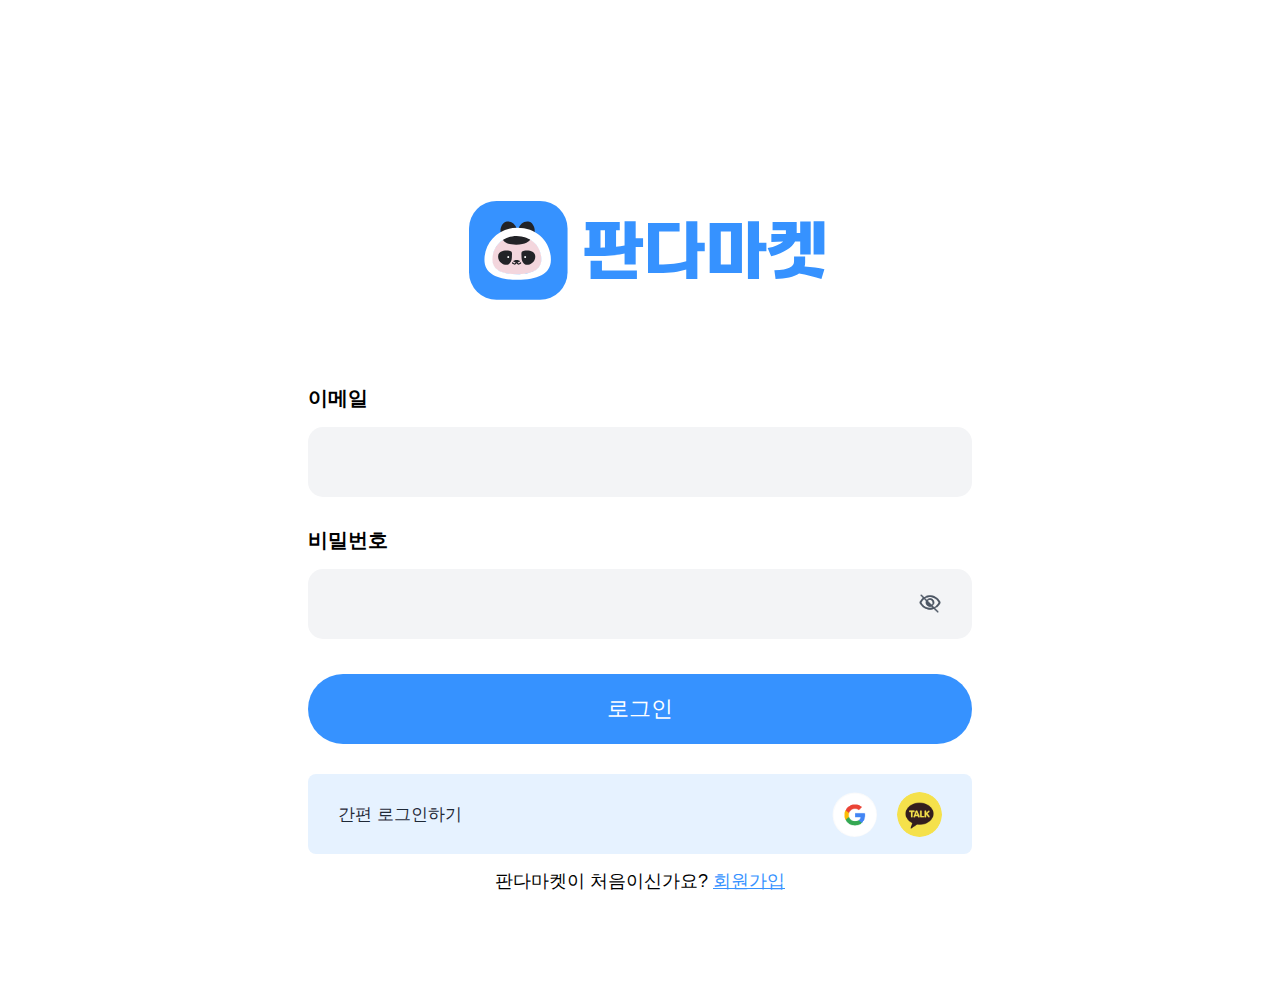
<file: HTML/panda_login.html>
<!DOCTYPE html>
<html lang="ko">
<head>
    <meta charset="UTF-8">
    <meta name="viewport" content="width=device-width, initial-scale=1.0">
    <link rel="icon" href="../images/logo_panda.svg" type="image/svg+xml">
    <!-- CSS 경로 -->
    <link rel="stylesheet" href="../CSS/reset.css"> <!-- 가장 먼저 -->
    <link rel="stylesheet" href="../CSS/global.css"> <!-- 다음 -->
    <link rel="stylesheet" href="../CSS/panda_login.css"> <!-- 가장 마지막 -->
    <link rel="stylesheet" href="../CSS/palette.css">
    <!-- JS 경로 -->
    <script src="../JS/panda_login.js" defer></script> <!-- defer : HTML 요소를 JS가 안전하게 조작 가능하게 함 -->
    <title>로그인</title>
</head>
<body>
    <div class="container pandalogin">
        <header class="logo">
            <a class="logo_link" href="../HTML/panda_home.html">
                <img class="logo_login" src="../images/logo_panda.svg" alt="판다로고">
                <img class="logoM_login" src="../images/logo_pandamarket.svg" alt="판다마켓">
            </a>
        </header>
        <section class="login_input">
            <form class="login">
                <label for="username">이메일</label>
                <input id="username" name="username" type="email" required>
                <!-- required 비어 있을 경우 브라우저에서 기본적인 유효성 검사를 해줌 -->
                
                <label for="password">비밀번호</label>
                <div class="password_wrapper">
                    <input id="password" name="password" type="password" required>
                    <img id="ic_eye_open" src="../images/ic_eyes_open.png" class="ic_eye_open" alt="비밀번호 보기">
                    <img id="ic_eye_close" src="../images/ic_eyes_close.png" class="ic_eye_close" alt="비밀번호 닫기">
                </div>
                <button type="submit">로그인</button>
            </form>
            <div class="social_login">
                <span>간편 로그인하기</span>
                <div class="sns_login">
                    <a href="https://www.google.com/">
                        <img class="google" src="../images/ic_google.png" alt="구글 아이콘">
                    </a>
                    <a href="https://www.kakaocorp.com/page/">
                        <img class="kakao" src="../images/ic_kakao.png" alt="카카오 아이콘">
                    </a>
                </div>
            </div>
        </section>
        <footer>
            <span class="footer_span">판다마켓이 처음이신가요? </span>
            <a class="signup" href="../HTML/panda_signup.html"> 회원가입</a>
        </footer>
    </div>
</body>
</html>
</file>
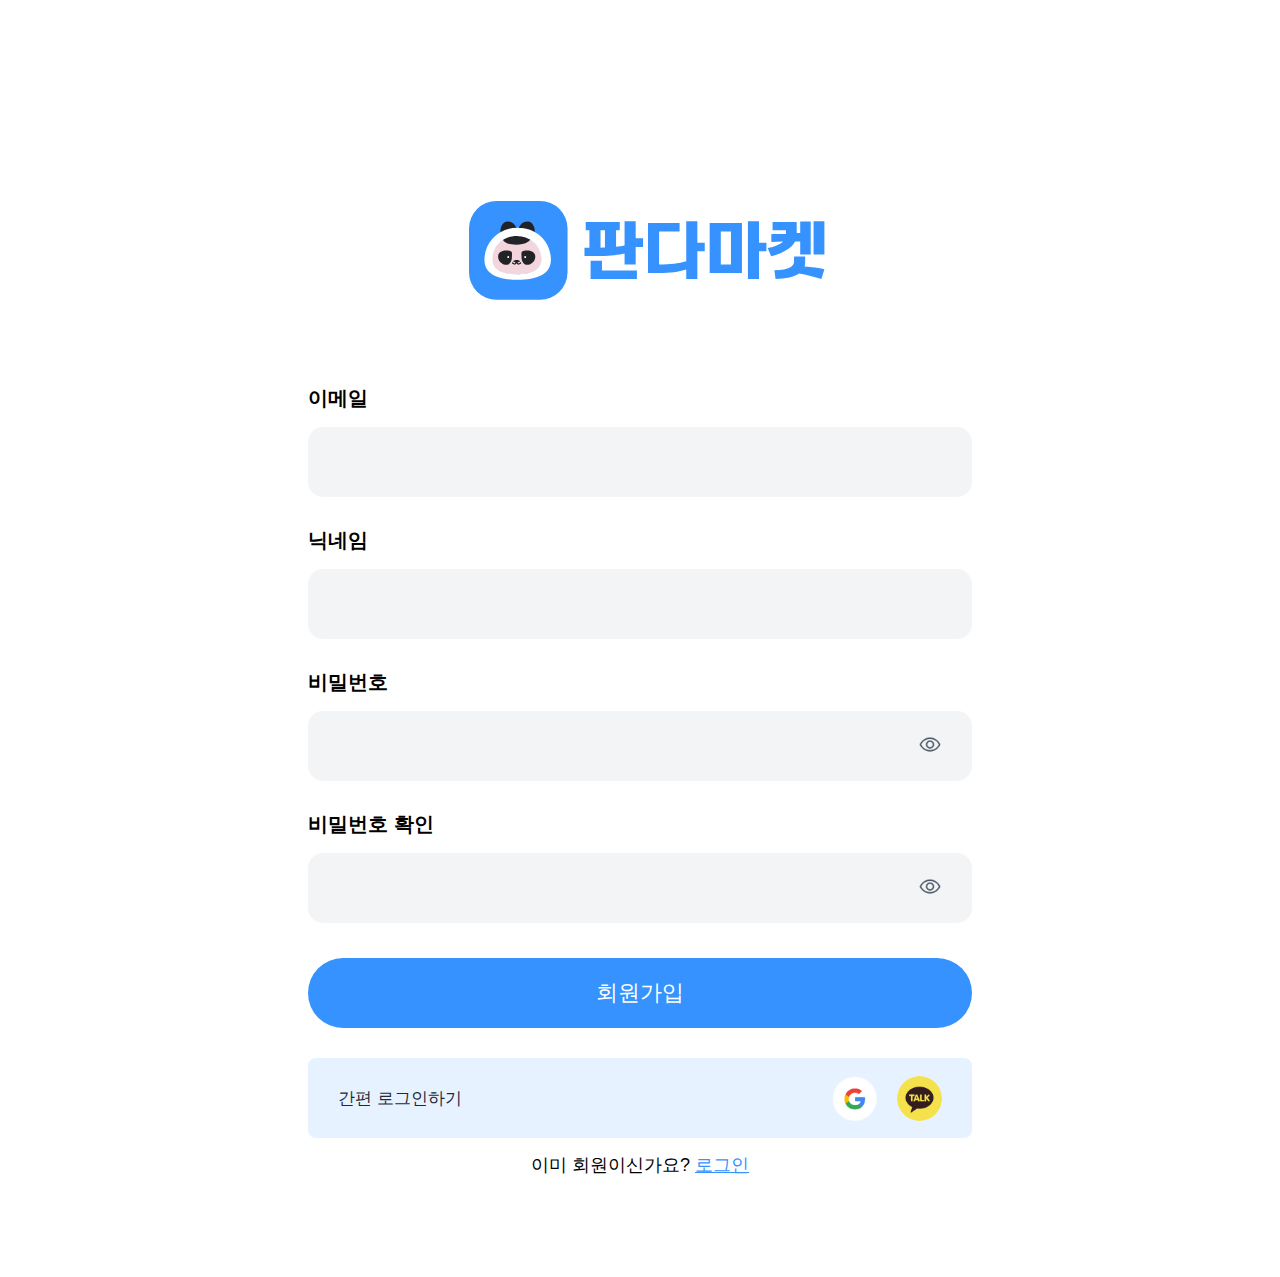
<file: HTML/panda_signup.html>
<!DOCTYPE html>
<html lang="ko">
<head>
    <meta charset="UTF-8">
    <meta name="viewport" content="width=device-width, initial-scale=1.0">
    <link rel="icon" href="../images/logo_panda.svg" type="image/svg+xml">
    <!-- CSS 경로 -->
    <link rel="stylesheet" href="../CSS/reset.css"> <!-- 가장 먼저 -->
    <link rel="stylesheet" href="../CSS/global.css"> <!-- 다음 -->
    <link rel="stylesheet" href="../CSS/panda_signup.css"> <!-- 가장 마지막 -->
    <link rel="stylesheet" href="../CSS/palette.css">
    <!-- JS 경로 -->
    <script src="../JS/panda_signup.js" defer></script> <!-- defer : HTML 요소를 JS가 안전하게 조작 가능하게 함 -->
    <title>로그인</title>
</head>
<body>
    <div class="container pandalogin">
        <header class="logo">
            <a class="logo_link" href="../HTML/panda_home.html">
                <img class="logo_login" src="../images/logo_panda.svg" alt="판다로고">
                <img class="logoM_login" src="../images/logo_pandamarket.svg" alt="판다마켓">
            </a>
        </header>
        <section class="login_input">
            <form class="login">
                <label for="username">이메일</label>
                <input id="username" name="username" type="email" required>
                <!-- required 비어 있을 경우 브라우저에서 기본적인 유효성 검사를 해줌 -->

                <label for="nickname">닉네임</label>
                <input id="nickname" name="nickname" type="text" required>
                
                <!-- 비밀번호 -->
                <label for="password">비밀번호</label>
                <div class="password_wrapper">
                    <input id="password" name="password" type="password" required>
                    <img id="ic_eye_open1" src="../images/ic_eyes_open.png" class="ic_eye_open" alt="비밀번호 보기">
                    <img id="ic_eye_close1" src="../images/ic_eyes_close.png" class="ic_eye_close" alt="비밀번호 닫기" style="display: none">
                </div>

                <!-- 비밀번호 확인 -->
                 <label for="confirmpassword">비밀번호 확인</label>
                <div class="password_wrapper">
                    <input id="confirmpassword" name="confirmpassword" type="password" required>
                    <img id="ic_eye_open2" src="../images/ic_eyes_open.png" class="ic_eye_open" alt="비밀번호 보기">
                    <img id="ic_eye_close2" src="../images/ic_eyes_close.png" class="ic_eye_close" alt="비밀번호 닫기" style="display: none">
                </div>

                <button type="submit">회원가입</button>
            </form>
            <div class="social_login">
                <span>간편 로그인하기</span>
                <div class="sns_login">
                    <a href="/google">
                        <img class="google" src="../images/ic_google.png" alt="구글 아이콘">
                    </a>
                    <a href="/kakao">
                        <img class="kakao" src="../images/ic_kakao.png" alt="카카오 아이콘">
                    </a>
                </div>
            </div>
        </section>
        <footer>
            <span class="footer_span">이미 회원이신가요? </span>
            <a class="signup" href="../HTML/panda_login.html"> 로그인</a>
        </footer>
    </div>
</body>
</html>
</file>
<file: style.css>
* {
  box-sizing: border-box;
}

body, html {
  margin: 0;
  padding: 0;
}

header {
  background-color: #ffffff;
  width: 100%;
  height: 70px;
}

.head_line {
  margin: 0 auto;
  padding: 0 200px;
  width: 100%;
  min-width: 1024px;
  max-width: 1500px;
  height: 100%;
  display: flex;
  justify-content: space-between;
  align-items: center;
  font-size: 30px;
}

#pandamarket {
  color: #3692FF;
  text-decoration: none;
  font-weight: 700;
  font-size: 24px;
  margin: 4px;
  flex-shrink: 0;
}

.head_box {
  display: flex;
  align-items: center;
  gap: 16px;
}

.logo_icon {
  width: 40px;
  height: 40px;
}

button {
  border: 1px solid #3692FF;
  background-color: #3692FF;
  cursor: pointer;
}

.login {
  width: 128px;
  height: 48px;
  border-radius: 10px;
  font-size: 16px;
  font-weight: 600;
  color: #ffffff;
}

.in_banner {
  max-width: 1110px;
  display: flex;
  align-items: center;
}

.banner {
  margin: 0 auto;
  min-width: 1024px;
  max-width: 1200px;
  height: 100%;
  display: flex;
  justify-content: center;
  align-items: flex-end;
}

.banner_background {
  background-color: #CFE5FF;
  width: 100%;
  height: 540px;
}

.banner_text {
  font-size: 40px;
  font-weight: 700;
  color: #000000;
  flex-grow: 1;
  flex-shrink: 0;
}

.move_page {
  width: 357px;
  height: 56px;
  border-radius: 30px;
  font-size: 20px;
  font-weight: 600;
  color: #ffffff;
}

.banner_left {
  display: flex;
  flex-direction: column;
  gap: 30px;
  flex-grow: 1;
}

.banner_img {
  width: 746px;
  height: 340px;
}

.main_page {
  background-color: #ffffff;
  height: 720px;
}

.page {
  background-color: #fcfcfc;
  margin: 0 auto;
  min-width: 988px;
  max-width: 1024px;
  height: 444px;
  display: flex;
  justify-content: center;
  align-items: center;
  gap: 40px;
}

.page_image {
  max-width: 579px;
  height: 444px;
}

h3 {
  color: #3692FF;
  font-size: 18px;
  font-weight: 700;
}

h1 {
  color: #374151;
  font-size: 40px;
  font-weight: 700;
}

h2 {
  color: #374151;
  font-size: 24px;
  font-weight: 500;
}

.page_text {
  display: flex;
  flex-direction: column;
  align-items: flex-start;
  text-align: left;
}

#search {
  display: flex;
  flex-direction: column;
  align-items: flex-end;
  text-align: right;
}

footer {
  background-color: #111827;
  width: 100%;
  height: 160px;
}

.foot_text {
  font-size: 12px;
}

.foot_info {
  min-width: 1024px;
  max-width: 1120px;
  height: 100%;
  margin: 0 auto;
  padding: 30px 0;
  display: flex;
  justify-content: space-between;
  align-items: flex-start;
}

.foot_word {
  color: #9CA3AF;
}

.foot_word_link {
  color: #ffffff;
  text-decoration: none;
}

.foot_info_link {
  display: flex;
  align-items: center;
  gap: 50px;
}

.icon_img {
  max-width: 116px;
  height: 20px;
  display: flex;
  justify-content: space-between;
  gap: 16px;
}

.icon {
  width: 20px;
  height: 20px;
}
</file>
<file: palette.css>
:root{
    --gray900: #111827;
    --gray800: #1f2937;
    --gray700: #374151;
    --gray600: #4b5563;
    --gray500: #6B7280;
    --gray400: #9ca3af;
    --gray200: #e5e7eb;
    --gray100: #f3f4f6;
    --gray50: #f9fafb;
    --blue: #3692ff;
}


/* palette 색상을 :root에 CSS 변수로 선언

var(--변수명)으로 재사용

중앙에서 색상 변경 → 전체에 자동 적용 */
</file>
<file: global.css>
/* 사이트 전체에 공통으로 적용되는 스타일 */

/* PC: 1200px 이상 */
@media (min-width: 1200px) {
}
/* Tablet: 768px ~ 1199px */
@media (min-width: 768px) and (max-width: 1199px) {
}
/* Mobile: 375px ~ 767px */
@media (min-width: 375px) and (max-width: 767px) {
}

html{
    font-size: clamp(14px, 1.5vw, 18px);
    word-break: keep-all;
    font-family: Pretendard, sans-serif;
}

body{
    background-color: #ffffff;
    margin: 0;
    padding: 0;
}

a{
    text-decoration: none;
}

.container {
  width: 100%;
  max-width: 1200px;
  margin: 0 auto;
  padding: 0 1rem;
  display: flex;
  align-items: center;
  justify-content: center;
}

h1 {
  font-size: clamp(1.8rem, 4vw, 2.5rem);
}

p {
  font-size: clamp(1rem, 2vw, 1.25rem);
  margin: 0;
}
</file>
<file: panda_home.css>
.nav{
    background-color: #ffffff;
    position: fixed;
    top: 0;
    left: 0;
    z-index: 1000;
    align-items: center;
    width: 100%;
    padding: 10px 20px;
    height: auto;
    display: flex;
    justify-content: space-between;
}

body{
    padding-top: 60px;
}

.btn_buy, .btn_login, .footer_sns a, .footer_center a{
    cursor: pointer;
}

#logo_panda {
  height: 50px;
  width: 50px;
  padding-right: 10px;
}

.logo{
    display: flex;
    justify-content: center;
    align-items: center;
}

.logo_link{
    display: flex;
    align-items: center;
}

.btn_login{
    display: flex;
    align-items: center;
    justify-content: center;
    color: #ffffff;
    background-color: var(--blue);
    font-size: 15px;
    border: none;
    padding: 0 40px;
    border-radius: 10px;
    height: 40px;
}

.home_section{
    display: flex;
    align-items: flex-end;
    background-color: #CFE5FF;
    width: 100%;
    height: 540px;
}

.home_layout{
    display: flex;
    align-items: center;
    justify-content: center;
    width: 100%;
    gap: 10px;
}

.home_img{
    width: auto;
    height: auto;
    display: flex;
    align-items: flex-end;
    justify-content: center
}

.home_img img{
    width: 100%;
    height: auto;
}

.home_text h1{
    font-size: 28px;
    font-weight: 600;
    margin-bottom: 20px;
}

.btn_buy{
    display: flex;
    align-items: center;
    justify-content: center;
    color: #ffffff;
    background-color: var(--blue);
    font-size: 16px;
    text-align: center;
    border: none;
    padding: 10px 70px;
    border-radius: 50px;
    height: 40px;
}

.about_section{
    display: flex;
    flex-direction: column;
    align-items: center;
    justify-content: center;
    gap: 40px;
    background-color: #ffffff;
    margin: 50px 0;
}

.about_card {
    width: 70%;
    height: auto;
    display: flex;
    align-content: center;
    justify-content: center;
    background-color: #FCFCFC;
    max-width: 1050px;
    border-radius: 10px;
    gap: 40px;
    padding: 0 20px;
    margin: 50px 0;
}

.about_section1 img{
    width: 600px;
    height: auto;
    position: relative;
}

.about1{
    flex-grow: 1;
    display: flex;
    flex-direction: column;
    align-items: flex-start;
    justify-content: center;
    width: 100%;
}

.label{
    color: var(--blue);
    font-weight: 1000;
    font-size: 24px;
    margin: 0;
}
.about1 h1{
    font-weight: 700;
    font-size: 36px;
    margin: 10px 0;
}

.about1 p{
    font-size: 25px;
}

.about2{
    flex-grow: 1;
    display: flex;
    flex-direction: column;
    align-items: flex-end;
    justify-content: center;
    width: 100%;
}

.about2 h1{
    font-weight: 700;
    font-size: 36px;
    margin: 10px 0;
    text-align: end;
}

.about2 p{
    font-size: 25px;
    text-align: end;
}

article{
    display: flex;
    align-items: center;
    justify-content: center;
    gap: 10px;
    background-color: #CFE5FF;
    padding-top: 100px;
}

article h1{
    font-size: 40px;
    color: #374151;
    margin: 20px 0 0;
}

.panda_chat{
    width: auto;
    height: auto;
    display: flex;
    align-items: flex-end;
}

.panda_chat img{
    width: 100%;
    height: auto;
}

.home_footer{
    background-color: #111827;
    display: flex;
    align-items: flex-start;
    justify-content: space-around;
    width: 100%;
    height: 120px;
    padding-top: 30px;
    margin-top: 0;
}

.home_footer_center{
    display: flex;
    align-items: center;
    justify-content: space-between;
    flex-wrap: wrap;
    max-width: 1200px;
    width: 100%;
    margin: 0 auto;
    padding: 0 20px;
    gap: 20px;
}

.footer_sns{
    gap: 10px;
}

.sns {
  height: 20px;
  width: 20px;
  margin: 0 5px;
  text-decoration: none;
}

.date{
    color: #9ca3af;
    margin: 0;
}

.footer_center a{
    color: #ffffff;
    text-decoration: none;
}

.footer_center{
    display: flex;
    gap: 20px;
    align-items: center;
}
</file>
<file: panda_login.css>
.pandalogin{
    display: flex;
    flex-direction: column;
}

.logo{
    display: flex;
    align-items: center;
    justify-content: center;
    margin-top: 200px;
}

.password_wrapper{
    display: flex;
    align-items: center;
    position: relative;
    width: 100%;
}

.ic_eye_open, .ic_eye_close {
    position: absolute;
    right: 30px;
    cursor: pointer;
    width: 24px;
    height: 24px;
    margin-bottom: 10px;
}


.logo_login{
    width: auto;
    height: 100px;
    margin: 0 15px;
}

.logoM_login{
    width: auto;
    height: 60px;
}

.logo_link{
    display: flex;
    align-items: center;
}

.login_input{
    display: flex;
    flex-direction: column;
    align-items: center;
    justify-content: center;
    margin-top: 60px;
}

.login{
    width: 700px;
    height: auto;
    margin: 10px 0;
    display: flex;
    flex-direction: column;
    align-items: flex-start;
    justify-content: center;
}

label{
    font-size: 20px;
    font-weight: 700;
    padding: 15px 0;
}

input{
    background-color: #f3f4f6;
    width: 100%;
    height: 70px;
    border: none;
    border-radius: 15px;
    margin-bottom: 15px;
    font-size: 20px;
    padding: 30px;
}

button{
    background-color: var(--blue);
    width: 100%;
    height: 70px;
    border: none;
    border-radius: 40px;
    color: #fff;
    font-size: 22px;
    margin: 20px 0;
}

.social_login{
    background-color: #E6f2ff;
    width: 100%;
    height: 80px;
    border: none;
    border-radius: 8px;
    padding: 30px 30px;
    color: #1f2937;
    display: flex;
    align-items: center;
    justify-content: space-between;
    font-size: 17px;
}

.sns_login{
    width: 110px;
    height: 60px;
    display: flex;
    align-items: center;
    justify-content: space-between;
}

.google, .kakao{
    width: 45px;
    height: 45px;
    border: none;
    border-radius: 50px;
    display: flex;
    align-items: center;
    justify-content: center;
}

footer{
    margin: 15px;
}

.signup,
.signup:visited,
.signup:hover,
.signup:active {
  color: var(--blue);
  text-decoration: underline;
}
</file>
<file: panda_market.css>
*{
    box-sizing: border-box;
}

a{
    text-decoration: none;
}

html{
    word-break: keep-all;
    font-family: Pretendard, sans-serif;
    
}

body{
    background-color: #ffffff;
    margin: 0;
    padding: 0;
}

.container {
  max-width: 1400px;   /* 최대 너비 제한 */
  margin: 0 auto;      /* 양쪽 자동 여백 → 가운데 정렬 */
  padding: 0 40px;     /* 안쪽 여백 */
}

.nav{
    display: flex;
    flex-direction: row;
    justify-content: space-between;
    align-items: center;
    margin: 5px 0;
}

#logo_panda {
  height: 50px;
  width: 50px;
  padding-right: 10px;
}

.logo{
    display: flex;
    justify-content: center;
    align-items: center;
}

.btn_login{
    background-color: #3692FF;
    font-size: 15px;
    border: none;
    padding: 0 40px;
    border-radius: 10px;
    height: 40px;
}

.btn_login a{
    color: #ffffff;
}

.home_section{
    display: flex;
    align-items: flex-end;
    background-color: #CFE5FF;
    width: 100%;
    height: 540px;
}

.home_layout{
    display: flex;
    align-items: center;
    justify-content: center;
    width: 100%;
    gap: 10px;
}

.home_img{
    width: auto;
    height: auto;
    display: flex;
    align-items: flex-end;
    justify-content: center
}

.home_img img{
    width: 100%;
    height: auto;
}

.home_text h1{
    font-size: 28px;
    font-weight: 600;
    margin-bottom: 20px;
}

.btn_buy{
    background-color: #3692FF;
    font-size: 16px;
    text-align: center;
    border: none;
    padding: 10px 70px;
    border-radius: 50px;
    height: 40px;
}

.btn_buy a{
    color: #ffffff;
}

.about_section{
    display: flex;
    flex-direction: column;
    align-items: center;
    justify-content: center;
    gap: 40px;
    background-color: #ffffff;
    margin: 50px 0;
}

.about_card {
    width: 70%;
    height: auto;
    display: flex;
    align-content: center;
    justify-content: center;
    background-color: #FCFCFC;
    max-width: 1050px;
    border-radius: 10px;
    gap: 40px;
    padding: 0 20px;
    margin: 50px 0;
}

.about_section1 img{
    width: 600px;
    height: auto;
    position: relative;
}

.about1{
    flex-grow: 1;
    display: flex;
    flex-direction: column;
    align-items: flex-start;
    justify-content: center;
    width: 100%;
}

.label{
    color: #3692FF;
    font-weight: 1000;
    font-size: 24px;
    margin: 0;
}
.about1 h1{
    font-weight: 700;
    font-size: 36px;
    margin: 10px 0;
}

.about1 p{
    font-size: 25px;
}

.about2{
    flex-grow: 1;
    display: flex;
    flex-direction: column;
    align-items: flex-end;
    justify-content: center;
    width: 100%;
}

.about2 h1{
    font-weight: 700;
    font-size: 36px;
    margin: 10px 0;
    text-align: end;
}

.about2 p{
    font-size: 25px;
    text-align: end;
}

article{
    display: flex;
    align-items: center;
    justify-content: center;
    gap: 10px;
    background-color: #CFE5FF;
    padding-top: 100px;
}

article h1{
    font-size: 40px;
    color: #374151;
    margin: 20px 0 0;
}

.panda_chat{
    width: auto;
    height: auto;
    display: flex;
    align-items: flex-end;
}

.panda_chat img{
    width: 100%;
    height: auto;
}

.home_footer{
    background-color: #111827;
    display: flex;
    align-items: flex-start;
    justify-content: space-around;
    width: 100%;
    height: 120px;
    padding-top: 30px;
    margin-top: 0;
}

.footer_sns{
    gap: 10px;
}

.sns {
  height: 20px;
  width: 20px;
  margin: 0 5px;
  text-decoration: none;
}

.date{
    color: #9ca3af;
    margin: 0;
}

.footer_center a{
    color: #ffffff;
    text-decoration: none;
}

.footer_center{
    display: flex;
    gap: 20px;
    align-items: center;
}

.btn_buy, .btn_login, .footer_sns a, .footer_center a{
    cursor: pointer;
}
</file>
<file: panda_signup.css>
.pandalogin{
    display: flex;
    flex-direction: column;
}

.logo{
    display: flex;
    align-items: center;
    justify-content: center;
    margin-top: 200px;
}

/* 기본은 PC, Tablet 동일 */
.container, .pandalogin {
  width: 100%;
  max-width: 700px;
  margin: 0 auto;
}

@media (max-width: 767px) {
  .container, .pandalogin {
    padding: 0 16px;
    width: 100%;
    max-width: 700px; /* 기기 너비 커져도 400px 이상 안 넘어감 */
  }
}

.logo_login{
    width: auto;
    height: 100px;
    margin: 0 15px;
}

.logoM_login{
    width: auto;
    height: 60px;
}

.logo_link{
    display: flex;
    align-items: center;
}

.password_wrapper{
    display: flex;
    align-items: center;
    position: relative;
    width: 100%;
}

.ic_eye_open, .ic_eye_close {
    position: absolute;
    right: 30px;
    cursor: pointer;
    width: 24px;
    height: 24px;
    margin-bottom: 10px;
}

.login_input{
    width: 100%;
    display: flex;
    flex-direction: column;
    align-items: center;
    justify-content: center;
    margin-top: 60px;
}

.login{
    width: 100%;
    height: auto;
    margin: 10px 0;
    display: flex;
    flex-direction: column;
    align-items: flex-start;
    justify-content: center;
}

@media (max-width: 767px) {
  .login {
    width: 100%;
  }
}

label{
    font-size: 20px;
    font-weight: 700;
    padding: 15px 0;
}

input{
    background-color: #f3f4f6;
    width: 100%;
    height: 70px;
    border: none;
    border-radius: 15px;
    margin-bottom: 15px;
    font-size: 20px;
    padding: 30px;
}

button{
    background-color: var(--blue);
    width: 100%;
    height: 70px;
    border: none;
    border-radius: 40px;
    color: #fff;
    font-size: 22px;
    margin: 20px 0;
}

.social_login{
    background-color: #E6f2ff;
    width: 100%;
    height: 80px;
    border: none;
    border-radius: 8px;
    padding: 30px 30px;
    color: #1f2937;
    display: flex;
    align-items: center;
    justify-content: space-between;
    font-size: 17px;
}

.sns_login{
    width: 110px;
    height: 60px;
    display: flex;
    align-items: center;
    justify-content: space-between;
}

.google, .kakao{
    width: 45px;
    height: 45px;
    border: none;
    border-radius: 50px;
    display: flex;
    align-items: center;
    justify-content: center;
}

footer{
    margin: 15px 15px 100px 15px;
}

.signup,
.signup:visited,
.signup:hover,
.signup:active {
  color: var(--blue);
  text-decoration: underline;
}
</file>
<file: CSS/global.css>
/* 사이트 전체에 공통으로 적용되는 스타일 */

/* PC: 1200px 이상 */
@media (min-width: 1200px) {
}
/* Tablet: 768px ~ 1199px */
@media (min-width: 768px) and (max-width: 1199px) {
}
/* Mobile: 375px ~ 767px */
@media (min-width: 375px) and (max-width: 767px) {
}

html{
    font-size: clamp(14px, 1.5vw, 18px);
    word-break: keep-all;
    font-family: Pretendard, sans-serif;
}

body{
    background-color: #ffffff;
    margin: 0;
    padding: 0;
}

a{
    text-decoration: none;
}

.container {
  width: 100%;
  max-width: 1200px;
  margin: 0 auto;
  padding: 0 1rem;
  display: flex;
  align-items: center;
  justify-content: center;
}

h1 {
  font-size: clamp(1.8rem, 4vw, 2.5rem);
}

p {
  font-size: clamp(1rem, 2vw, 1.25rem);
  margin: 0;
}
</file>
<file: CSS/panda_home.css>
html, body {
  margin: 0;
  padding: 0;
  width: 100%;
  min-height: 100%;
  overflow-x: hidden;
  font-family: 'Noto Sans KR', sans-serif;
  box-sizing: border-box;
}

.nav{
    background-color: #ffffff;
    position: fixed;
    top: 0;
    left: 0;
    z-index: 1000;
    align-items: center;
    width: 100%;
    padding: 10px 20px;
    height: auto;
    display: flex;
    justify-content: center;
}

.nav_inner{
    max-width: 1200px;
    width: 100%;
    display: flex;
    justify-content: space-between;
    align-items: center;
    margin: 0 auto;

}

/* Tablet */
@media (min-width: 768px) and (max-width: 1199px) {
  .logo {
    margin-left: 24px;
    margin-right: 10px;
  }

  .btn_login {
    margin-right: 24px;
    margin-left: 10px;
  }
}

/* Mobile */
@media (min-width: 375px) and (max-width: 767px) {
  .logo {
    margin-left: 16px;
    margin-right: 5px;
  }

  .btn_login {
    margin-right: 16px;
     margin-left: 5px;
  }
}

.btn_buy, .btn_login, .footer_sns a, .footer_center a{
    cursor: pointer;
}

#logo_panda {
  height: 50px;
  width: 50px;
  padding-right: 10px;
}

.logo{
    display: flex;
    justify-content: center;
    align-items: center;
}

.logo_link{
    display: flex;
    align-items: center;
}

.btn_login{
    display: flex;
    align-items: center;
    justify-content: center;
    color: #ffffff;
    background-color: var(--blue);
    font-size: 15px;
    border: none;
    padding: 0 40px;
    border-radius: 10px;
    height: 40px;
}

.home_section{
    display: flex;
    align-items: flex-end;
    justify-content: center;
    background-color: #CFE5FF;
    width: 100%;
    height: 540px;
}

.home_layout{
    display: flex;
    align-items: center;
    justify-content: center;
    width: 100%;
    gap: 10px;
}

.home_img{
    width: auto;
    height: auto;
    display: flex;
    align-items: flex-end;
    justify-content: center
}

.home_img img{
    width: 100%;
    height: auto;
}

.home_text h1{
    font-size: 28px;
    font-weight: 600;
    margin-bottom: 20px;
}

.btn_buy{
    display: flex;
    align-items: center;
    justify-content: center;
    color: #ffffff;
    background-color: var(--blue);
    font-size: clamp(12px, 14px, 16px);
    text-align: center;
    border: none;
    padding: clamp(10px, 14px, 16px);
    border-radius: 50px;
    height: 40px;
}

.about_section{
    display: flex;
    flex-direction: column;
    align-items: center;
    justify-content: center;
    gap: 40px;
    background-color: #ffffff;
    margin: 50px 0;
}

.about_card {
    width: 70%;
    height: auto;
    display: flex;
    align-content: center;
    justify-content: center;
    background-color: #FCFCFC;
    max-width: 1050px;
    border-radius: 10px;
    gap: 40px;
    padding: 0 20px;
    margin: 50px 0;
}

.about_section1 img{
    width: 600px;
    height: auto;
    position: relative;
}

.about1{
    flex-grow: 1;
    display: flex;
    flex-direction: column;
    align-items: flex-start;
    justify-content: center;
    width: 100%;
}

.label{
    color: var(--blue);
    font-weight: 1000;
    font-size: 24px;
    margin: 0;
}
.about1 h1{
    font-weight: 700;
    font-size: 36px;
    margin: 10px 0;
}

.about1 p{
    font-size: 25px;
}

.about2{
    flex-grow: 1;
    display: flex;
    flex-direction: column;
    align-items: flex-end;
    justify-content: center;
    width: 100%;
}

.about2 h1{
    font-weight: 700;
    font-size: 36px;
    margin: 10px 0;
    text-align: end;
}

.about2 p{
    font-size: 25px;
    text-align: end;
}

article{
    display: flex;
    align-items: center;
    justify-content: center;
    gap: 10px;
    background-color: #CFE5FF;
    padding-top: 100px;
}

article h1{
    font-size: 40px;
    color: #374151;
    margin: 20px 0 0;
}

.panda_chat{
    width: auto;
    height: auto;
    display: flex;
    align-items: flex-end;
}

.panda_chat img{
    width: 100%;
    height: auto;
}

.home_footer{
    background-color: #111827;
    display: flex;
    align-items: flex-start;
    justify-content: space-around;
    width: 100%;
    height: 120px;
    padding-top: 30px;
    margin-top: 0;
}

.home_footer_center{
    display: flex;
    align-items: center;
    justify-content: space-between;
    flex-wrap: wrap;
    max-width: 1200px;
    width: 100%;
    margin: 0 auto;
    padding: 0 20px;
    gap: 20px;
}

@media (max-width: 767px) {
  .home_footer_center {
    padding: 0 16px;
    gap: 10px;
    flex-direction: row;
    align-items: center;
    justify-content: space-between;
  }

  .footer_center, .footer_sns, .date {
    margin-top: 8px;
  }
}


.footer_sns{
    gap: 10px;
}

.sns {
  height: 20px;
  width: 20px;
  margin: 0 5px;
  text-decoration: none;
}

.date{
    color: #9ca3af;
    margin-top: 8px;
}

.footer_center a{
    color: #ffffff;
    text-decoration: none;
}

.footer_center{
    display: flex;
    gap: 20px;
    align-items: center;
}
</file>
<file: CSS/palette.css>
:root{
    --gray900: #111827;
    --gray800: #1f2937;
    --gray700: #374151;
    --gray600: #4b5563;
    --gray500: #6B7280;
    --gray400: #9ca3af;
    --gray200: #e5e7eb;
    --gray100: #f3f4f6;
    --gray50: #f9fafb;
    --blue: #3692ff;
    --red: #f74747;
}


/* palette 색상을 :root에 CSS 변수로 선언

var(--변수명)으로 재사용

중앙에서 색상 변경 → 전체에 자동 적용 */
</file>
<file: CSS/panda_login.css>
.pandalogin{
    display: flex;
    flex-direction: column;
}

.logo{
    display: flex;
    align-items: center;
    justify-content: center;
    margin-top: 200px;
}

/* 기본은 PC, Tablet 동일 */
.container, .pandalogin {
  width: 100%;
  max-width: 700px;
  margin: 0 auto;
}

@media (max-width: 767px) {
  .container, .pandalogin {
    padding: 0 16px;
    width: 100%;
    max-width: 700px; /* 기기 너비 커져도 400px 이상 안 넘어감 */
  }
}


.password_wrapper{
    position: relative;
    width: 100%;
}

.ic_eye_open, .ic_eye_close {
    position: absolute;
    right: 30px;
    cursor: pointer;
    width: 24px;
    height: 24px;
    top: 26%;
}


.logo_login{
    width: auto;
    height: 100px;
    margin: 0 15px;
}

.logoM_login{
    width: auto;
    height: 60px;
}

.logo_link{
    display: flex;
    align-items: center;
}

.login_input{
    display: flex;
    flex-direction: column;
    align-items: center;
    justify-content: center;
    margin-top: 60px;
    width: 100%;
}

.login{
    width: 100%;
    height: auto;
    margin: 10px 0;
    display: flex;
    flex-direction: column;
    align-items: flex-start;
    justify-content: center;
}

@media (max-width: 767px) {
  .login {
    width: 100%;
  }
}

label{
    font-size: 20px;
    font-weight: 700;
    padding: 15px 0;
}

input{
    background-color: var(--gray100);
    width: 100%;
    height: 70px;
    border: none;
    border-radius: 15px;
    margin-bottom: 15px;
    font-size: 20px;
    padding: 30px;
}

/* 자동완성시 색상 폼 배경색 자동 변환 방지 */
input:-webkit-autofill {
  background-color: var(--gray100) !important;
  transition: background-color 5000s ease-in-out 0s;
}

button{
    background-color: var(--blue);
    width: 100%;
    height: 70px;
    border: none;
    border-radius: 40px;
    color: #fff;
    font-size: 22px;
    margin: 20px 0;
}

.social_login{
    background-color: #E6f2ff;
    width: 100%;
    height: 80px;
    border: none;
    border-radius: 8px;
    padding: 30px 30px;
    color: #1f2937;
    display: flex;
    align-items: center;
    justify-content: space-between;
    font-size: 17px;
}

.sns_login{
    width: 110px;
    height: 60px;
    display: flex;
    align-items: center;
    justify-content: space-between;
}

.google, .kakao{
    width: 45px;
    height: 45px;
    border: none;
    border-radius: 50px;
    display: flex;
    align-items: center;
    justify-content: center;
}

footer{
    margin: 15px 15px 100px 15px;
}

.signup,
.signup:visited,
.signup:hover,
.signup:active {
  color: var(--blue);
  text-decoration: underline;
}
</file>
<file: CSS/panda_signup.css>
.pandalogin{
    display: flex;
    flex-direction: column;
}

.logo{
    display: flex;
    align-items: center;
    justify-content: center;
    margin-top: 200px;
}

/* 기본은 PC, Tablet 동일 */
.container, .pandalogin {
  width: 100%;
  max-width: 700px;
  margin: 0 auto;
}

@media (max-width: 767px) {
  .container, .pandalogin {
    padding: 0 16px;
    width: 100%;
    max-width: 700px; /* 기기 너비 커져도 400px 이상 안 넘어감 */
  }
}

.logo_login{
    width: auto;
    height: 100px;
    margin: 0 15px;
}

.logoM_login{
    width: auto;
    height: 60px;
}

.logo_link{
    display: flex;
    align-items: center;
}

.password_wrapper{
    position: relative;
    width: 100%;
}

.ic_eye_open, .ic_eye_close {
    position: absolute;
    right: 30px;
    cursor: pointer;
    width: 24px;
    height: 24px;
    top: 26%;
}

.login_input{
    width: 100%;
    display: flex;
    flex-direction: column;
    align-items: center;
    justify-content: center;
    margin-top: 60px;
}

.login{
    width: 100%;
    height: auto;
    margin: 10px 0;
    display: flex;
    flex-direction: column;
    align-items: flex-start;
    justify-content: center;
}

@media (max-width: 767px) {
  .login {
    width: 100%;
  }
}

label{
    font-size: 20px;
    font-weight: 700;
    padding: 15px 0;
}

input{
    background-color: var(--gray100);
    width: 100%;
    height: 70px;
    border: none;
    border-radius: 15px;
    margin-bottom: 15px;
    font-size: 20px;
    padding: 30px;
}

/* 자동완성시 색상 폼 배경색 자동 변환 방지 */
input:-webkit-autofill {
  background-color: var(--gray100) !important;
  transition: background-color 5000s ease-in-out 0s;
}

button{
    background-color: var(--blue);
    width: 100%;
    height: 70px;
    border: none;
    border-radius: 40px;
    color: #fff;
    font-size: 22px;
    margin: 20px 0;
}

.social_login{
    background-color: #E6f2ff;
    width: 100%;
    height: 80px;
    border: none;
    border-radius: 8px;
    padding: 30px 30px;
    color: #1f2937;
    display: flex;
    align-items: center;
    justify-content: space-between;
    font-size: 17px;
}

.sns_login{
    width: 110px;
    height: 60px;
    display: flex;
    align-items: center;
    justify-content: space-between;
}

.google, .kakao{
    width: 45px;
    height: 45px;
    border: none;
    border-radius: 50px;
    display: flex;
    align-items: center;
    justify-content: center;
}

footer{
    margin: 15px 15px 100px 15px;
}

.signup,
.signup:visited,
.signup:hover,
.signup:active {
  color: var(--blue);
  text-decoration: underline;
}
</file>
